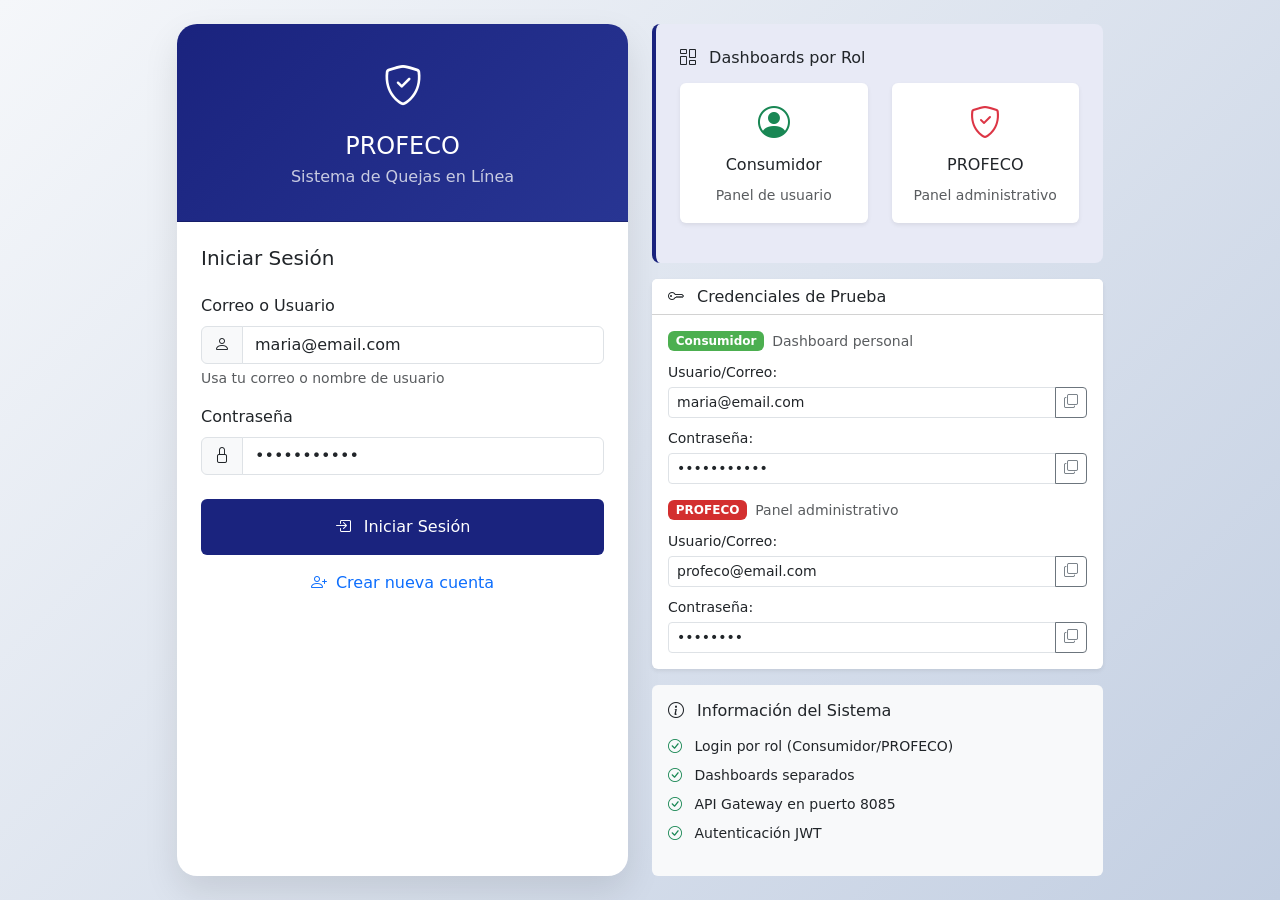
<file: profeco-webapp/src/main/webapp/crear-queja.html>
<!DOCTYPE html>
<html lang="es">
    <head>
        <meta charset="UTF-8">
        <meta name="viewport" content="width=device-width, initial-scale=1.0">
        <title>PROFECO - Crear Nueva Queja</title>
        <link href="https://cdn.jsdelivr.net/npm/bootstrap@5.3.2/dist/css/bootstrap.min.css" rel="stylesheet">
        <link rel="stylesheet" href="https://cdn.jsdelivr.net/npm/bootstrap-icons@1.11.1/font/bootstrap-icons.css">
        <style>
            :root {
                --profeco-blue: #1a237e;
                --profeco-red: #d32f2f;
            }

            .navbar-brand {
                font-weight: bold;
                color: var(--profeco-blue) !important;
            }

            .card {
                border-radius: 15px;
                box-shadow: 0 5px 15px rgba(0,0,0,0.08);
            }

            .form-control:focus {
                border-color: var(--profeco-blue);
                box-shadow: 0 0 0 0.25rem rgba(26, 35, 126, 0.25);
            }

            .btn-primary {
                background-color: var(--profeco-blue);
                border-color: var(--profeco-blue);
            }

            .btn-primary:hover {
                background-color: #0d1b6e;
                border-color: #0d1b6e;
            }

            .required-field::after {
                content: " *";
                color: var(--profeco-red);
            }

            .step-indicator {
                display: flex;
                justify-content: space-between;
                margin-bottom: 2rem;
            }

            .step {
                text-align: center;
                flex: 1;
                position: relative;
            }

            .step-number {
                width: 40px;
                height: 40px;
                background: #e9ecef;
                border-radius: 50%;
                display: flex;
                align-items: center;
                justify-content: center;
                margin: 0 auto 10px;
                font-weight: bold;
                color: #6c757d;
            }

            .step.active .step-number {
                background: var(--profeco-blue);
                color: white;
            }

            .step.completed .step-number {
                background: #28a745;
                color: white;
            }
        </style>
    </head>
    <body>
        <!-- Navbar -->
        <nav class="navbar navbar-expand-lg navbar-light bg-white shadow-sm">
            <div class="container-fluid">
                <a class="navbar-brand" href="dashboard-consumidor.html">
                    <i class="bi bi-shield-check me-2"></i>PROFECO - Nueva Queja
                </a>
                <div class="d-flex align-items-center">
                    <div class="dropdown">
                        <button class="btn btn-outline-primary dropdown-toggle" type="button" id="userDropdown" 
                                data-bs-toggle="dropdown" aria-expanded="false">
                            <i class="bi bi-person-circle me-2"></i>
                            <span id="user-name-nav"></span>
                        </button>
                        <ul class="dropdown-menu dropdown-menu-end" aria-labelledby="userDropdown">
                            <li><a class="dropdown-item" href="dashboard-consumidor.html">
                                    <i class="bi bi-speedometer2 me-2"></i>Dashboard
                                </a></li>
                            <li><a class="dropdown-item" href="mis-quejas.html">
                                    <i class="bi bi-list-check me-2"></i>Mis Quejas
                                </a></li>
                            <li><hr class="dropdown-divider"></li>
                            <li><a class="dropdown-item text-danger" href="#" onclick="logout()">
                                    <i class="bi bi-box-arrow-right me-2"></i>Cerrar Sesión
                                </a></li>
                        </ul>
                    </div>
                </div>
            </div>
        </nav>

        <!-- Contenido Principal -->
        <div class="container py-4">
            <!-- Indicador de Pasos -->
            <div class="step-indicator">
                <div class="step active">
                    <div class="step-number">1</div>
                    <div class="step-label">Información</div>
                </div>
                
            </div>

            <!-- Card Principal -->
            <div class="card border-0">
                <div class="card-header bg-white py-3">
                    <h4 class="mb-0">
                        <i class="bi bi-plus-circle me-2 text-primary"></i>Registrar Nueva Queja
                    </h4>
                </div>
                <div class="card-body p-4">
                    <!-- Alertas -->
                    <div id="alert-container"></div>

                    <!-- Formulario -->
                    <form id="queja-form">
                        <div class="row mb-4">
                            <div class="col-md-6">
                                <h5 class="mb-3">
                                    <i class="bi bi-person me-2"></i>Datos Básicos
                                </h5>

                                <div class="mb-3">
                                    <label for="titulo" class="form-label required-field">Título de la Queja</label>
                                    <input type="text" class="form-control" id="titulo" 
                                           placeholder="Ej: Producto defectuoso recibido" required
                                           maxlength="100">
                                    <div class="form-text">Describe brevemente el problema</div>
                                </div>

                                <div class="mb-3">
                                    <label for="comercio" class="form-label required-field">Comercio o Empresa</label>
                                    <input type="text" class="form-control" id="comercio" 
                                           placeholder="Ej: Walmart, Telcel, etc." required
                                           maxlength="100">
                                    <div class="form-text">Nombre del establecimiento donde ocurrió</div>
                                </div>
                            </div>

                            <div class="col-md-6">
                                <h5 class="mb-3">
                                    <i class="bi bi-building me-2"></i>Información del Comercio
                                </h5>

                                <div class="mb-3">
                                    <label class="form-label required-field">Tipo de Comercio</label>
                                    <select class="form-select" id="tipo-comercio">
                                        <option value="">Seleccionar...</option>
                                        <option value="tienda_departamental">Tienda Departamental</option>
                                        <option value="supermercado">Supermercado</option>
                                        <option value="restaurante">Restaurante</option>
                                        <option value="servicio_telecomunicaciones">Servicio de Telecomunicaciones</option>
                                        <option value="servicio_financiero">Servicio Financiero</option>
                                        <option value="comercio_electronico">Comercio Electrónico</option>
                                        <option value="otro">Otro</option>
                                    </select>
                                </div>

                                <div class="mb-3">
                                    <label for="monto" class="form-label">Monto Involucrado (opcional)</label>
                                    <div class="input-group">
                                        <span class="input-group-text">$</span>
                                        <input type="number" class="form-control" id="monto" 
                                               placeholder="0.00" min="0" step="0.01">
                                    </div>
                                </div>
                            </div>
                        </div>

                        <!-- Descripción -->
                        <div class="mb-4">
                            <h5 class="mb-3">
                                <i class="bi bi-text-paragraph me-2"></i>Descripción Detallada
                            </h5>
                            <div class="mb-3">
                                <label for="descripcion" class="form-label required-field">Describe el problema</label>
                                <textarea class="form-control" id="descripcion" rows="5" 
                                          placeholder="Describe con detalle lo sucedido, incluyendo fechas, productos, servicios y cualquier información relevante..."
                                          required maxlength="1000"></textarea>
                                <div class="form-text d-flex justify-content-between">
                                    <span>Máximo 1000 caracteres</span>
                                    <span id="contador-caracteres">0/1000</span>
                                </div>
                            </div>
                        </div>

                        <!-- Evidencia -->
                        <div class="mb-4">
                            <h5 class="mb-3">
                                <i class="bi bi-paperclip me-2"></i>Evidencia (Opcional)
                            </h5>
                            <div class="alert alert-info">
                                <i class="bi bi-info-circle me-2"></i>
                                Puedes adjuntar tickets de compra, fotografías o documentos que respalden tu queja.
                            </div>

                            <div class="mb-3">
                                <label for="evidencia" class="form-label">Adjuntar Archivos</label>
                                <input class="form-control" type="file" id="evidencia" multiple>
                                <div class="form-text">Formatos permitidos: PDF, JPG, PNG. Máximo 5MB por archivo.</div>
                            </div>

                            <div id="archivos-preview" class="row mt-2"></div>
                        </div>

                        <!-- Información Importante -->
                        <div class="alert alert-warning">
                            <h6 class="alert-heading">
                                <i class="bi bi-exclamation-triangle me-2"></i>Información Importante
                            </h6>
                            <ul class="mb-0">
                                <li>Tu queja será revisada por el personal de PROFECO</li>
                                <li>Recibirás un correo de confirmación con el número de folio</li>
                                <li>Puedes dar seguimiento a tu queja en "Mis Quejas"</li>
                                <li>Te recomendamos guardar tus tickets de compra</li>
                            </ul>
                        </div>

                        <!-- Botones -->
                        <div class="d-flex justify-content-between mt-4">
                            <a href="dashboard-consumidor.html" class="btn btn-outline-secondary">
                                <i class="bi bi-arrow-left me-2"></i>Cancelar
                            </a>
                            <button type="submit" class="btn btn-primary px-4" id="submit-btn">
                                <i class="bi bi-send me-2"></i>Enviar Queja
                            </button>
                        </div>
                    </form>
                </div>
            </div>

            
        </div>

        <!-- Scripts -->
        <script src="https://cdn.jsdelivr.net/npm/bootstrap@5.3.2/dist/js/bootstrap.bundle.min.js"></script>
        <script src="js/auth.js"></script>
        <script>
                                document.addEventListener('DOMContentLoaded', function () {
                                    // ===== VERIFICACIÓN DE AUTENTICACIÓN Y ROL =====
                                    if (!window.authService || !window.authService.isAuthenticated()) {
                                        window.location.href = 'login.html';
                                        return;
                                    }

                                    const user = authService.getCurrentUser();
                                    if (!user || !authService.isConsumer()) {
                                        window.location.href = 'login.html';
                                        return;
                                    }

                                    // Mostrar nombre del usuario
                                    const displayName = user.nombre || user.usuario || user.correo || 'Usuario';
                                    document.getElementById('user-name-nav').textContent = displayName;

                                    // ===== INICIALIZACIÓN DEL FORMULARIO =====

                                    // Contador de caracteres
                                    const descripcionInput = document.getElementById('descripcion');
                                    const contador = document.getElementById('contador-caracteres');

                                    descripcionInput.addEventListener('input', function () {
                                        contador.textContent = `${this.value.length}/1000`;
                                    });

                                    // Preview de archivos
                                    const fileInput = document.getElementById('evidencia');
                                    const previewContainer = document.getElementById('archivos-preview');

                                    fileInput.addEventListener('change', function () {
                                        previewContainer.innerHTML = '';
                                        const files = Array.from(this.files);

                                        files.forEach((file, index) => {
                                            const reader = new FileReader();
                                            reader.onload = function (e) {
                                                const fileType = file.type.split('/')[0];
                                                let previewHTML = '';

                                                if (fileType === 'image') {
                                                    previewHTML = `
                                    <div class="col-6 col-md-3 mb-3">
                                        <div class="card">
                                            <img src="${e.target.result}" class="card-img-top" style="height: 100px; object-fit: cover;">
                                            <div class="card-body p-2">
                                                <small class="d-block text-truncate">${file.name}</small>
                                                <small class="text-muted">${(file.size / 1024).toFixed(2)} KB</small>
                                            </div>
                                        </div>
                                    </div>
                                `;
                                                } else if (file.type === 'application/pdf') {
                                                    previewHTML = `
                                    <div class="col-6 col-md-3 mb-3">
                                        <div class="card">
                                            <div class="card-body text-center py-4">
                                                <i class="bi bi-file-earmark-pdf fs-1 text-danger"></i>
                                                <small class="d-block text-truncate mt-2">${file.name}</small>
                                                <small class="text-muted">${(file.size / 1024).toFixed(2)} KB</small>
                                            </div>
                                        </div>
                                    </div>
                                `;
                                                } else {
                                                    previewHTML = `
                                    <div class="col-6 col-md-3 mb-3">
                                        <div class="card">
                                            <div class="card-body text-center py-4">
                                                <i class="bi bi-file-earmark fs-1 text-secondary"></i>
                                                <small class="d-block text-truncate mt-2">${file.name}</small>
                                                <small class="text-muted">${(file.size / 1024).toFixed(2)} KB</small>
                                            </div>
                                        </div>
                                    </div>
                                `;
                                                }

                                                previewContainer.innerHTML += previewHTML;
                                            };
                                            reader.readAsDataURL(file);
                                        });
                                    });

                                    // ===== ENVÍO DEL FORMULARIO =====
                                    const form = document.getElementById('queja-form');
                                    const submitBtn = document.getElementById('submit-btn');

                                    form.addEventListener('submit', async function (e) {
                                        e.preventDefault();

                                        // Validaciones básicas
                                        if (!form.checkValidity()) {
                                            form.classList.add('was-validated');
                                            showAlert('Por favor, completa todos los campos obligatorios.', 'danger');
                                            return;
                                        }

                                        // Obtener datos del formulario
                                        // En crear-queja.html, modifica la sección de envío:
                                        const quejaData = {
                                            titulo: document.getElementById('titulo').value.trim(),
                                            descripcion: document.getElementById('descripcion').value.trim(),
                                            comercio: document.getElementById('comercio').value.trim(),
                                            // El usuario NO se envía en el cuerpo, se obtiene del token
                                            // usuario: user.usuario || user.correo <- REMOVER ESTA LÍNEA
                                        };

                                        // Opcional: agregar tipo de comercio si se seleccionó
                                        const tipoComercio = document.getElementById('tipo-comercio').value;
                                        if (tipoComercio) {
                                            quejaData.tipoComercio = tipoComercio;
                                        }

                                        // Opcional: agregar monto
                                        const monto = document.getElementById('monto').value;
                                        if (monto && parseFloat(monto) > 0) {
                                            quejaData.monto = parseFloat(monto);
                                        }

                                        console.log(' Datos de la queja:', quejaData);

                                        // Deshabilitar botón y mostrar estado de carga
                                        const originalText = submitBtn.innerHTML;
                                        submitBtn.innerHTML = '<span class="spinner-border spinner-border-sm me-2"></span>Enviando...';
                                        submitBtn.disabled = true;

                                        try {
                                            // Usar authService para hacer la petición autenticada
                                            const response = await authService.authenticatedFetch('/api/quejas', {
                                                method: 'POST',
                                                body: JSON.stringify(quejaData)
                                            });

                                            console.log(' Queja creada exitosamente:', response);

                                            // Mostrar mensaje de éxito
                                            showAlert(`
                            <h5 class="alert-heading">
                                <i class="bi bi-check-circle text-success me-2"></i>
                                ¡Queja registrada exitosamente!
                            </h5>
                            <p class="mb-1"><strong>Folio:</strong> ${response.id}</p>
                            <p class="mb-2"><strong>Estado:</strong> ${response.estado}</p>
                            <p class="mb-0">Serás redirigido a tus quejas en 5 segundos...</p>
                        `, 'success');

                                            // Redirigir después de 5 segundos
                                            setTimeout(() => {
                                                window.location.href = 'mis-quejas.html';
                                            }, 5000);

                                        } catch (error) {
                                            console.error(' Error al crear queja:', error);

                                            let errorMessage = 'Error al crear la queja. ';
                                            if (error.message.includes('401')) {
                                                errorMessage += 'Tu sesión ha expirado. Por favor, inicia sesión nuevamente.';
                                            } else if (error.message.includes('consumidores')) {
                                                errorMessage += 'Solo los consumidores pueden crear quejas.';
                                            } else {
                                                errorMessage += error.message;
                                            }

                                            showAlert(errorMessage, 'danger');

                                            // Restaurar botón
                                            submitBtn.innerHTML = originalText;
                                            submitBtn.disabled = false;
                                        }
                                    });

                                    // Función para mostrar alertas
                                    function showAlert(message, type) {
                                        const alertContainer = document.getElementById('alert-container');
                                        const alertId = 'alert-' + Date.now();

                                        const alertHTML = `
                        <div id="${alertId}" class="alert alert-${type} alert-dismissible fade show" role="alert">
                            ${message}
                            <button type="button" class="btn-close" data-bs-dismiss="alert"></button>
                        </div>
                    `;

                                        alertContainer.innerHTML = alertHTML;

                                        // Auto-eliminar después de 10 segundos para alertas de éxito
                                        if (type === 'success') {
                                            setTimeout(() => {
                                                const alert = document.getElementById(alertId);
                                                if (alert) {
                                                    const bsAlert = new bootstrap.Alert(alert);
                                                    bsAlert.close();
                                                }
                                            }, 10000);
                                        }

                                        // Scroll a la alerta
                                        alertContainer.scrollIntoView({behavior: 'smooth'});
                                    }
                                });

                                function logout() {
                                    if (confirm('¿Estás seguro de cerrar sesión?')) {
                                        window.authService.logout();
                                    }
                                }
        </script>
    </body>
</html>
</file>
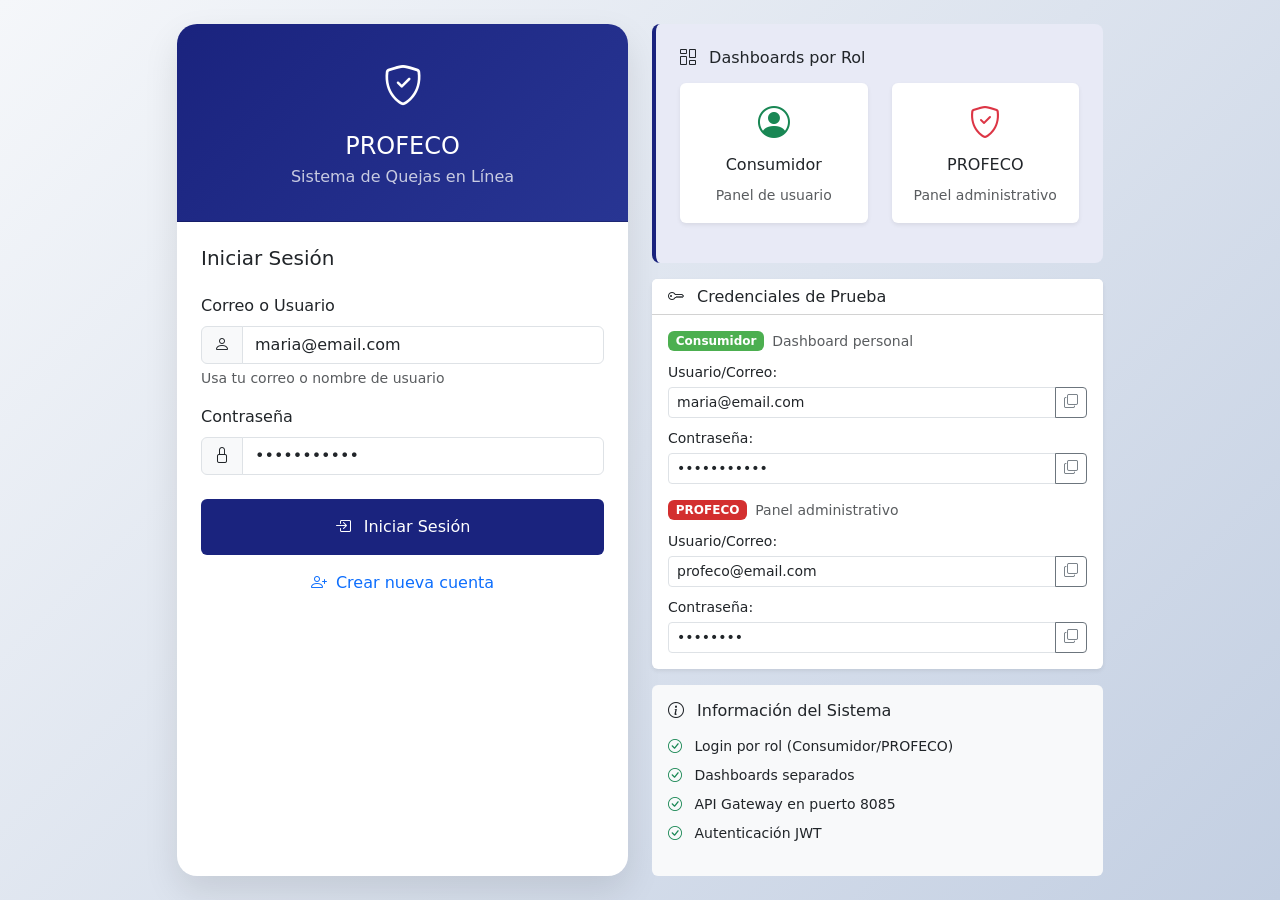
<file: profeco-webapp/src/main/webapp/dashboard-consumidor.html>
<!DOCTYPE html>
<html lang="es">
<head>
    <meta charset="UTF-8">
    <meta name="viewport" content="width=device-width, initial-scale=1.0">
    <title>PROFECO - Dashboard Consumidor</title>
    <link href="https://cdn.jsdelivr.net/npm/bootstrap@5.3.2/dist/css/bootstrap.min.css" rel="stylesheet">
    <link rel="stylesheet" href="https://cdn.jsdelivr.net/npm/bootstrap-icons@1.11.1/font/bootstrap-icons.css">
    <style>
        .navbar-brand {
            font-weight: bold;
            color: #1a237e !important;
        }
        .sidebar {
            background: #f8f9fa;
            min-height: calc(100vh - 56px);
            border-right: 1px solid #dee2e6;
        }
        .sidebar-sticky {
            position: sticky;
            top: 0;
            height: calc(100vh - 56px);
            padding-top: .5rem;
            overflow-x: hidden;
            overflow-y: auto;
        }
        .sidebar .nav-link {
            padding: 0.75rem 1rem;
            color: #495057;
            border-radius: 0.375rem;
            margin: 0.125rem 0.5rem;
        }
        .sidebar .nav-link:hover {
            background: #e9ecef;
            color: #1a237e;
        }
        .sidebar .nav-link.active {
            background: #1a237e;
            color: white;
            font-weight: 500;
        }
        .stat-card {
            border-radius: 10px;
            border: none;
            box-shadow: 0 2px 4px rgba(0,0,0,0.1);
        }
        .card {
            border: 1px solid #dee2e6;
            box-shadow: 0 2px 4px rgba(0,0,0,0.05);
        }
        .table th {
            border-top: none;
            font-weight: 600;
            color: #495057;
        }
        .btn-action {
            padding: 0.5rem 1.5rem;
            font-weight: 500;
        }
    </style>
</head>
<body>
    <!-- Navbar -->
    <nav class="navbar navbar-expand-lg navbar-light bg-white shadow-sm">
        <div class="container-fluid">
            <a class="navbar-brand" href="#">
                <i class="bi bi-shield-check me-2"></i>PROFECO
            </a>
            <div class="d-flex align-items-center">
                <span id="user-info-nav" class="me-3"></span>
                <button onclick="logout()" class="btn btn-outline-danger btn-sm">
                    <i class="bi bi-box-arrow-right"></i> Salir
                </button>
            </div>
        </div>
    </nav>
    
    <div class="container-fluid">
        <div class="row">
            <!-- Sidebar -->
            <div class="col-md-3 col-lg-2 d-md-block sidebar">
                <div class="sidebar-sticky pt-3">
                    <ul class="nav flex-column">
                        <li class="nav-item">
                            <a class="nav-link active" href="#">
                                <i class="bi bi-speedometer2 me-2"></i> Dashboard
                            </a>
                        </li>
                        <li class="nav-item">
                            <a class="nav-link" href="crear-queja.html">
                                <i class="bi bi-plus-circle me-2"></i> Nueva Queja
                            </a>
                        </li>
                        <li class="nav-item">
                            <a class="nav-link" href="mis-quejas.html">
                                <i class="bi bi-list-check me-2"></i> Mis Quejas
                                <span class="badge bg-primary float-end mt-1" id="quejas-badge">0</span>
                            </a>
                        </li>
                        
                    </ul>
                    
                    
                </div>
            </div>
            
            <!-- Main Content -->
            <main class="col-md-9 ms-sm-auto col-lg-10 px-md-4 py-4">
                <!-- Header -->
                <div class="d-flex justify-content-between flex-wrap flex-md-nowrap align-items-center pt-3 pb-2 mb-3 border-bottom">
                    <h1 class="h2">
                        <i class="bi bi-house-door me-2"></i>Dashboard
                    </h1>
                    <div class="btn-toolbar mb-2 mb-md-0">
                        <button class="btn btn-primary me-2" onclick="window.location.href='crear-queja.html'">
                            <i class="bi bi-plus-circle me-1"></i> Nueva Queja
                        </button>
                        <button class="btn btn-outline-secondary" onclick="window.location.href='mis-quejas.html'">
                            <i class="bi bi-list-check me-1"></i> Ver Todas
                        </button>
                    </div>
                </div>
                
                <!-- Mensaje de bienvenida -->
                <div class="alert alert-light border" id="welcome-message">
                    <div class="d-flex align-items-center">
                        <i class="bi bi-info-circle-fill text-primary me-3 fs-4"></i>
                        <div>
                            <h5 class="alert-heading mb-1" id="welcome-title">Bienvenido al Sistema PROFECO</h5>
                            <p class="mb-0" id="welcome-text">Aquí puedes registrar y gestionar tus quejas</p>
                        </div>
                    </div>
                </div>
                
                <!-- Statistics Cards -->
                <div class="row mb-4">
                    <div class="col-xl-3 col-md-6 mb-3">
                        <div class="card stat-card text-white bg-primary">
                            <div class="card-body">
                                <div class="d-flex justify-content-between align-items-center">
                                    <div>
                                        <h6 class="card-subtitle mb-2 opacity-75">Total Quejas</h6>
                                        <h2 class="card-title mb-0" id="total-quejas">0</h2>
                                    </div>
                                    <i class="bi bi-clipboard-check fs-2 opacity-75"></i>
                                </div>
                                <p class="card-text small mt-2 opacity-75">
                                    <i class="bi bi-arrow-up-circle me-1"></i>
                                    <span id="quejas-trend">0 este mes</span>
                                </p>
                            </div>
                        </div>
                    </div>
                    
                    <div class="col-xl-3 col-md-6 mb-3">
                        <div class="card stat-card text-white bg-success">
                            <div class="card-body">
                                <div class="d-flex justify-content-between align-items-center">
                                    <div>
                                        <h6 class="card-subtitle mb-2 opacity-75">Resueltas</h6>
                                        <h2 class="card-title mb-0" id="quejas-resueltas">0</h2>
                                    </div>
                                    <i class="bi bi-check-circle fs-2 opacity-75"></i>
                                </div>
                                <p class="card-text small mt-2 opacity-75">
                                    <i class="bi bi-graph-up me-1"></i>
                                    75% de efectividad
                                </p>
                            </div>
                        </div>
                    </div>
                    
                    <div class="col-xl-3 col-md-6 mb-3">
                        <div class="card stat-card text-white bg-warning">
                            <div class="card-body">
                                <div class="d-flex justify-content-between align-items-center">
                                    <div>
                                        <h6 class="card-subtitle mb-2 opacity-75">En Proceso</h6>
                                        <h2 class="card-title mb-0" id="quejas-proceso">0</h2>
                                    </div>
                                    <i class="bi bi-hourglass-split fs-2 opacity-75"></i>
                                </div>
                                <p class="card-text small mt-2 opacity-75">
                                    <i class="bi bi-clock-history me-1"></i>
                                    Promedio: 5 días
                                </p>
                            </div>
                        </div>
                    </div>
                    
                    
                </div>
                
                <!-- Quick Actions & Recent Quejas -->
                <div class="row">
                    <!-- Quejas Recientes -->
                    <div class="col-lg-8 mb-4">
                        <div class="card h-100">
                            <div class="card-header bg-white">
                                <h5 class="mb-0">
                                    <i class="bi bi-clock-history me-2"></i> Quejas Recientes
                                </h5>
                            </div>
                            <div class="card-body">
                                <div class="table-responsive">
                                    <table class="table table-hover">
                                        <thead>
                                            <tr>
                                                <th># Folio</th>
                                                <th>Empresa</th>
                                                <th>Fecha</th>
                                                <th>Estado</th>
                                                <th>Acciones</th>
                                            </tr>
                                        </thead>
                                        <tbody id="recent-quejas">
                                            <tr>
                                                <td colspan="5" class="text-center py-5">
                                                    <div class="text-muted">
                                                        <i class="bi bi-inbox fs-1"></i>
                                                        <p class="mt-2">No hay quejas recientes</p>
                                                        <button class="btn btn-primary btn-sm mt-2" onclick="window.location.href='crear-queja.html'">
                                                            Crear primera queja
                                                        </button>
                                                    </div>
                                                </td>
                                            </tr>
                                        </tbody>
                                    </table>
                                </div>
                            </div>
                        </div>
                    </div>
                    
                    <!-- Acciones Rápidas -->
                    <div class="col-lg-4 mb-4">
                        <div class="card h-100">
                            <div class="card-header bg-white">
                                <h5 class="mb-0">
                                    <i class="bi bi-lightning me-2"></i> Acciones Rápidas
                                </h5>
                            </div>
                            <div class="card-body">
                                <div class="d-grid gap-2">
                                    <button class="btn btn-primary btn-action" onclick="window.location.href='crear-queja.html'">
                                        <i class="bi bi-plus-circle me-2"></i> Nueva Queja
                                    </button>
                                    <button class="btn btn-outline-primary btn-action" onclick="window.location.href='mis-quejas.html'">
                                        <i class="bi bi-list-check me-2"></i> Ver Todas Mis Quejas
                                    </button>
                                    
                                </div>
                                
                                
                            </div>
                        </div>
                    </div>
                </div>
                
                <!-- Tips Section -->
                <div class="row mt-4">
                    <div class="col-12">
                        <div class="card bg-light border-0">
                            <div class="card-body">
                                <div class="d-flex align-items-center mb-3">
                                    <i class="bi bi-lightbulb text-warning me-2"></i>
                                    <h5 class="mb-0">Consejos para Consumidores</h5>
                                </div>
                                <div class="row">
                                    <div class="col-md-4">
                                        <div class="card border-0 bg-white mb-3">
                                            <div class="card-body">
                                                <h6><i class="bi bi-receipt me-2"></i>Guarda tus tickets</h6>
                                                <p class="small text-muted mb-0">Conserva siempre los comprobantes de compra.</p>
                                            </div>
                                        </div>
                                    </div>
                                    <div class="col-md-4">
                                        <div class="card border-0 bg-white mb-3">
                                            <div class="card-body">
                                                <h6><i class="bi bi-chat-text me-2"></i>Comunica primero</h6>
                                                <p class="small text-muted mb-0">Intenta resolver directamente con la empresa.</p>
                                            </div>
                                        </div>
                                    </div>
                                    <div class="col-md-4">
                                        <div class="card border-0 bg-white mb-3">
                                            <div class="card-body">
                                                <h6><i class="bi bi-clock me-2"></i>Sé puntual</h6>
                                                <p class="small text-muted mb-0">Presenta tu queja dentro de los 30 días.</p>
                                            </div>
                                        </div>
                                    </div>
                                </div>
                            </div>
                        </div>
                    </div>
                </div>
            </main>
        </div>
    </div>

    <!-- Scripts -->
    <script src="https://cdn.jsdelivr.net/npm/bootstrap@5.3.2/dist/js/bootstrap.bundle.min.js"></script>
    <script src="js/auth.js"></script>
    <script>
        document.addEventListener('DOMContentLoaded', function() {
            // ===== VERIFICACIÓN DE AUTENTICACIÓN Y ROL =====
            if (!window.authService) {
                console.error('authService no está disponible');
                window.location.href = 'login.html';
                return;
            }
            
            if (!window.authService.isAuthenticated()) {
                console.warn('Usuario no autenticado, redirigiendo...');
                window.location.href = 'login.html';
                return;
            }
            
            const user = window.authService.getCurrentUser();
            
            if (!user) {
                console.error('No se pudo obtener información del usuario');
                window.authService.logout();
                return;
            }
            
            if (!window.authService.isConsumer()) {
                console.warn(`Usuario con rol ${user.rol} intentando acceder a dashboard de consumidor`);
                
                if (window.authService.isAdmin()) {
                    window.location.href = 'dashboard-profeco.html';
                } else {
                    window.location.href = 'login.html';
                }
                return;
            }
            
            // ===== INICIALIZACIÓN DEL DASHBOARD =====
            const displayName = user.nombre || user.usuario || user.correo || 'Usuario';
            
            // Navbar
            document.getElementById('user-info-nav').innerHTML = `
                <i class="bi bi-person-circle me-1"></i> ${displayName}
                <span class="badge bg-success">consumidor</span>
            `;
            
            // Mensaje de bienvenida
            document.getElementById('welcome-title').textContent = `Bienvenido, ${displayName}`;
            document.getElementById('welcome-text').textContent = 'Aquí puedes registrar y gestionar tus quejas como consumidor';
            
            // Cargar datos reales del consumidor
            loadConsumerData();
            
            // Actualizar cada 30 segundos
            setInterval(loadConsumerData, 30000);
        });
        
        async function loadConsumerData() {
            try {
                const user = authService.getCurrentUser();
                const usuario = user.usuario || user.correo;
                
                console.log(' Usuario actual:', usuario);
                
                // Obtener quejas del usuario
                const response = await authService.authenticatedFetch(`/api/quejas`);
                
                console.log(' Respuesta del backend:', response);
                
                if (response && response.quejas) {
                    // Filtrar solo las quejas del usuario actual
                    const quejasUsuario = response.quejas.filter(q => q.usuario === usuario);
                    console.log(' Quejas del usuario:', quejasUsuario);
                    
                    const totalQuejas = quejasUsuario.length;
                    const quejasResueltas = quejasUsuario.filter(q => q.estado === 'RESUELTA').length;
                    const quejasProceso = quejasUsuario.filter(q => q.estado === 'EN_PROCESO').length;
                    
                    // Actualizar estadísticas
                    document.getElementById('total-quejas').textContent = totalQuejas;
                    document.getElementById('quejas-resueltas').textContent = quejasResueltas;
                    document.getElementById('quejas-proceso').textContent = quejasProceso;
                    document.getElementById('quejas-badge').textContent = quejasProceso;
                    
                    // Actualizar tendencia (quejas de este mes)
                    const ahora = new Date();
                    const quejasEsteMes = quejasUsuario.filter(q => {
                        const fechaQueja = new Date(q.fecha);
                        return fechaQueja.getMonth() === ahora.getMonth() && 
                               fechaQueja.getFullYear() === ahora.getFullYear();
                    }).length;
                    
                    document.getElementById('quejas-trend').textContent = `${quejasEsteMes} este mes`;
                    
                    // Actualizar quejas recientes
                    mostrarQuejasRecientes(quejasUsuario.slice(0, 5));
                } else {
                    console.warn('️ Respuesta no tiene el formato esperado:', response);
                }
            } catch (error) {
                console.error(' Error al cargar datos:', error);
                
                // Intentar con el endpoint específico para usuario si el general falla
                try {
                    console.log(' Intentando con endpoint específico de usuario...');
                    const user = authService.getCurrentUser();
                    const usuario = user.usuario || user.correo;
                    const response = await authService.authenticatedFetch(`/api/quejas/usuario/${usuario}`);
                    
                    if (response && response.quejas) {
                        const quejas = response.quejas;
                        const totalQuejas = quejas.length;
                        const quejasResueltas = quejas.filter(q => q.estado === 'RESUELTA').length;
                        const quejasProceso = quejas.filter(q => q.estado === 'EN_PROCESO').length;
                        
                        document.getElementById('total-quejas').textContent = totalQuejas;
                        document.getElementById('quejas-resueltas').textContent = quejasResueltas;
                        document.getElementById('quejas-proceso').textContent = quejasProceso;
                        document.getElementById('quejas-badge').textContent = quejasProceso;
                        
                        mostrarQuejasRecientes(quejas.slice(0, 5));
                    }
                } catch (error2) {
                    console.error(' Error con endpoint específico:', error2);
                    // Mantener datos por defecto si hay error
                }
            }
        }
        
        function mostrarQuejasRecientes(quejas) {
            const tbody = document.getElementById('recent-quejas');
            
            if (quejas.length === 0) {
                tbody.innerHTML = `
                    <tr>
                        <td colspan="5" class="text-center py-5">
                            <div class="text-muted">
                                <i class="bi bi-inbox fs-1"></i>
                                <p class="mt-2">No hay quejas recientes</p>
                                <button class="btn btn-primary btn-sm mt-2" onclick="window.location.href='crear-queja.html'">
                                    Crear primera queja
                                </button>
                            </div>
                        </td>
                    </tr>
                `;
                return;
            }
            
            let html = '';
            quejas.forEach(queja => {
                const fecha = new Date(queja.fecha).toLocaleDateString('es-MX');
                const estadoClass = getEstadoClass(queja.estado);
                const estadoText = getEstadoText(queja.estado);
                
                html += `
                    <tr>
                        <td><strong>${queja.quejaId || 'N/A'}</strong></td>
                        <td>${queja.comercio || 'Sin comercio'}</td>
                        <td>${fecha}</td>
                        <td><span class="badge ${estadoClass}">${estadoText}</span></td>
                        <td>
                            <button class="btn btn-sm btn-outline-primary" 
                                    onclick="verDetallesQueja('${queja.quejaId}')">
                                <i class="bi bi-eye"></i>
                            </button>
                        </td>
                    </tr>
                `;
            });
            
            tbody.innerHTML = html;
        }
        
        function getEstadoClass(estado) {
            switch(estado?.toUpperCase()) {
                case 'RECIBIDA': return 'bg-info';
                case 'EN_PROCESO': return 'bg-warning';
                case 'RESUELTA': return 'bg-success';
                case 'CERRADA': return 'bg-secondary';
                default: return 'bg-light text-dark';
            }
        }
        
        function getEstadoText(estado) {
            switch(estado?.toUpperCase()) {
                case 'RECIBIDA': return 'Recibida';
                case 'EN_PROCESO': return 'En Proceso';
                case 'RESUELTA': return 'Resuelta';
                case 'CERRADA': return 'Cerrada';
                default: return estado || 'Desconocido';
            }
        }
        
        function verDetallesQueja(quejaId) {
            window.location.href = `mis-quejas.html?queja=${quejaId}`;
        }
        
        function logout() {
            if (window.authService) {
                if (confirm('¿Estás seguro de cerrar sesión?')) {
                    window.authService.logout();
                }
            } else {
                window.location.href = 'login.html';
            }
        }
    </script>
</body>
</html>
</file>
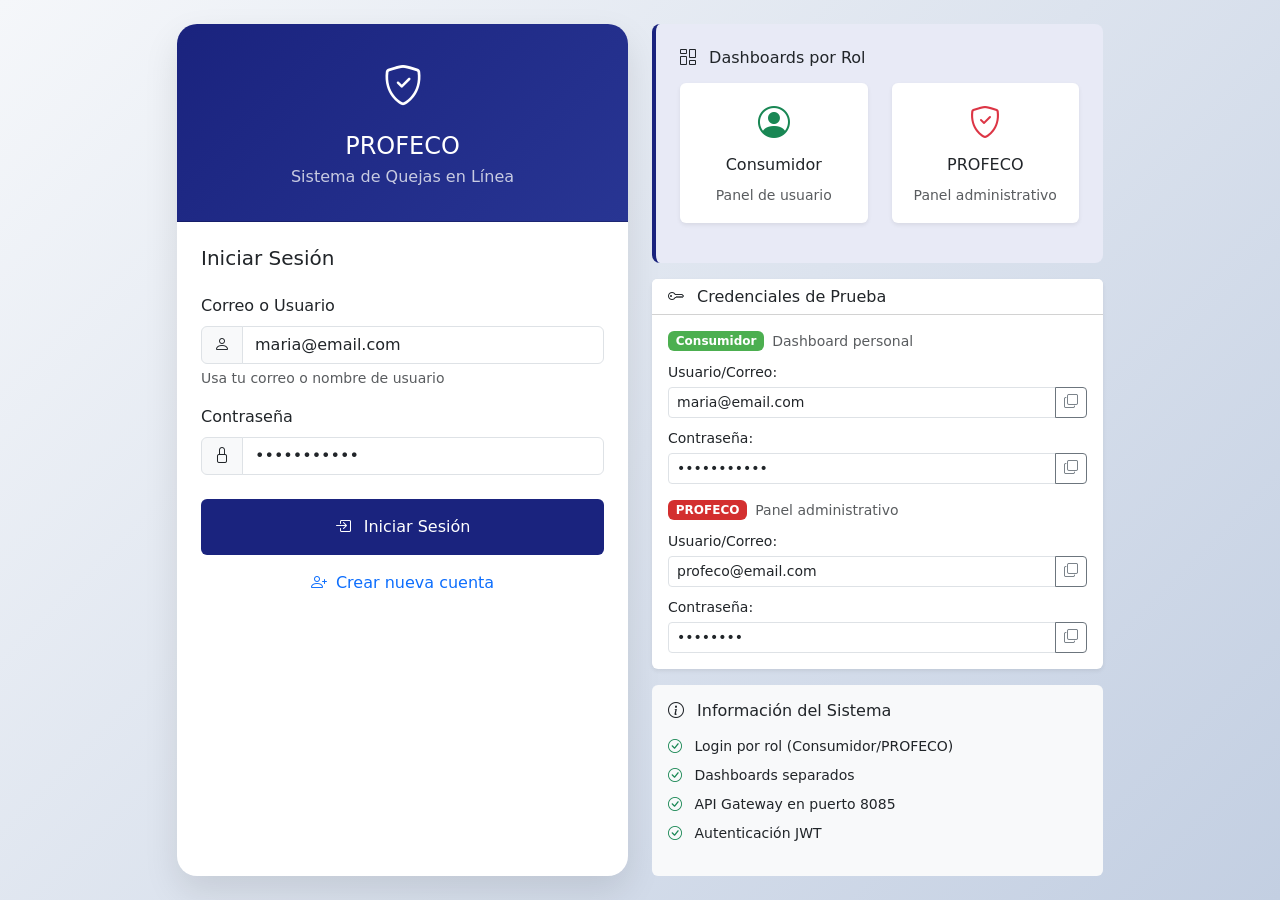
<file: profeco-webapp/src/main/webapp/dashboard.html>
@ -0,0 +1,193 @@
<!DOCTYPE html>
<html lang="es">
<head>
    <meta charset="UTF-8">
    <meta name="viewport" content="width=device-width, initial-scale=1.0">
    <title>PROFECO - Dashboard</title>
    <link href="https://cdn.jsdelivr.net/npm/bootstrap@5.3.2/dist/css/bootstrap.min.css" rel="stylesheet">
    <link rel="stylesheet" href="https://cdn.jsdelivr.net/npm/bootstrap-icons@1.11.1/font/bootstrap-icons.css">
    <link rel="stylesheet" href="css/style.css">
    <style>
        .navbar-brand {
            font-weight: bold;
            color: #1a237e !important;
        }
        .sidebar {
            background: #f8f9fa;
            min-height: calc(100vh - 56px);
            border-right: 1px solid #dee2e6;
        }
        .sidebar-sticky {
            position: sticky;
            top: 0;
            height: calc(100vh - 56px);
            padding-top: .5rem;
            overflow-x: hidden;
            overflow-y: auto;
        }
    </style>
</head>
<body>
    <!-- Navbar -->
    <nav class="navbar navbar-expand-lg navbar-light bg-white shadow-sm">
        <div class="container-fluid">
            <a class="navbar-brand" href="#">
                <i class="bi bi-shield-check me-2"></i>PROFECOco
            </a>
            <div class="d-flex align-items-center">
                <span id="user-info-nav" class="me-3"></span>
                <button onclick="logout()" class="btn btn-outline-danger btn-sm">
                    <i class="bi bi-box-arrow-right"></i> Salir
                </button>
            </div>
        </div>
    </nav>
    
    <div class="container-fluid">
        <div class="row">
            <!-- Sidebar -->
            <div class="col-md-3 col-lg-2 d-md-block sidebar">
                <div class="sidebar-sticky pt-3">
                    <ul class="nav flex-column">
                        <li class="nav-item">
                            <a class="nav-link active" href="#">
                                <i class="bi bi-speedometer2 me-2"></i> Dashboard
                            </a>
                        </li>
                        <li class="nav-item">
                            <a class="nav-link" href="#" onclick="loadCrearQueja()">
                                <i class="bi bi-plus-circle me-2"></i> Nueva Queja
                            </a>
                        </li>
                        <li class="nav-item">
                            <a class="nav-link" href="#" onclick="loadMisQuejas()">
                                <i class="bi bi-list-check me-2"></i> Mis Quejas
                            </a>
                        </li>
                    </ul>
                </div>
            </div>
            
            <!-- Main Content -->
            <main class="col-md-9 ms-sm-auto col-lg-10 px-md-4 py-4">
                <div class="d-flex justify-content-between flex-wrap flex-md-nowrap align-items-center pt-3 pb-2 mb-3 border-bottom">
                    <h1 class="h2">
                        <i class="bi bi-house-door me-2"></i>Dashboard
                    </h1>
                </div>
                
                <!-- Mensaje de bienvenida -->
                <div class="alert alert-success" id="welcome-message">
                    <h4 id="welcome-title">Bienvenido al Sistema PROFECO</h4>
                    <p id="welcome-text">Aquí puedes registrar y gestionar tus quejas</p>
                </div>
                
                <!-- Contenido dinámico -->
                <div id="content-area">
                    <div class="row">
                        <div class="col-md-4">
                            <div class="card text-white bg-primary mb-3">
                                <div class="card-body">
                                    <h5 class="card-title">Mis Quejas</h5>
                                    <h2 id="quejas-count" class="card-text">0</h2>
                                    <p class="card-text">Quejas registradas</p>
                                </div>
                            </div>
                        </div>
                    </div>
                    
                    <div class="card">
                        <div class="card-header">
                            <h5 class="mb-0">Acciones Rápidas</h5>
                        </div>
                        <div class="card-body">
                            <button class="btn btn-primary me-2" onclick="loadCrearQueja()">
                                <i class="bi bi-plus-circle me-1"></i> Nueva Queja
                            </button>
                            <button class="btn btn-success" onclick="loadMisQuejas()">
                                <i class="bi bi-list-check me-1"></i> Ver Mis Quejas
                            </button>
                        </div>
                    </div>
                </div>
            </main>
        </div>
    </div>
    
    <!-- Scripts -->
    <script src="https://cdn.jsdelivr.net/npm/bootstrap@5.3.2/dist/js/bootstrap.bundle.min.js"></script>
    <script src="js/auth.js"></script>
    <script>
        // ===== INICIALIZACIÓN DEL DASHBOARD =====
        document.addEventListener('DOMContentLoaded', function() {
            console.log('Dashboard cargado');
            
            // Verificar autenticación
            if (!window.authService || !window.authService.isAuthenticated()) {
                console.warn('Usuario no autenticado, redirigiendo...');
                window.location.href = 'login.html';
                return;
            }
            
            // Mostrar información del usuario
            const user = window.authService.getCurrentUser();
            if (user) {
                // Navbar
                document.getElementById('user-info-nav').innerHTML = `
                    <i class="bi bi-person-circle me-1"></i> ${user.usuario}
                    <span class="badge bg-${user.rol === 'profeco' ? 'danger' : 'success'}">
                        ${user.rol}
                    </span>
                `;
                
                // Mensaje de bienvenida
                document.getElementById('welcome-title').textContent = `Bienvenido, ${user.usuario}`;
                document.getElementById('welcome-text').textContent = 
                    `Rol: ${user.rol} - ${user.rol === 'profeco' ? 'Panel de administración' : 'Panel de consumidor'}`;
                
                // Cargar datos iniciales
                loadInitialData();
            } else {
                window.location.href = 'login.html';
            }
        });
        
        // ===== FUNCIONES DEL DASHBOARD =====
        function loadInitialData() {
            console.log('Cargando datos iniciales...');
            // Aquí podrías cargar estadísticas, quejas, etc.
        }
        
        function loadCrearQueja() {
            alert('Funcionalidad "Crear Queja" - En desarrollo');
            // Implementar lógica para crear queja
        }
        
        function loadMisQuejas() {
            alert('Funcionalidad "Mis Quejas" - En desarrollo');
            // Implementar lógica para listar quejas
        }
        
        function logout() {
            if (window.authService) {
                if (confirm('¿Estás seguro de cerrar sesión?')) {
                    window.authService.logout();
                }
            } else {
                window.location.href = 'login.html';
            }
        }
        
        // ===== FUNCIONES GLOBALES =====
        window.loadCrearQueja = loadCrearQueja;
        window.loadMisQuejas = loadMisQuejas;
        window.logout = logout;
    </script>
    <nav class="navbar">
    <a href="dashboard.html">Dashboard</a>
    <a href="crear-queja.html">Nueva Queja</a>
    <a href="mis-quejas.html">Mis Quejas</a>
    <button onclick="logout()">Cerrar Sesión</button>
</nav>
</body>
</html>
</file>
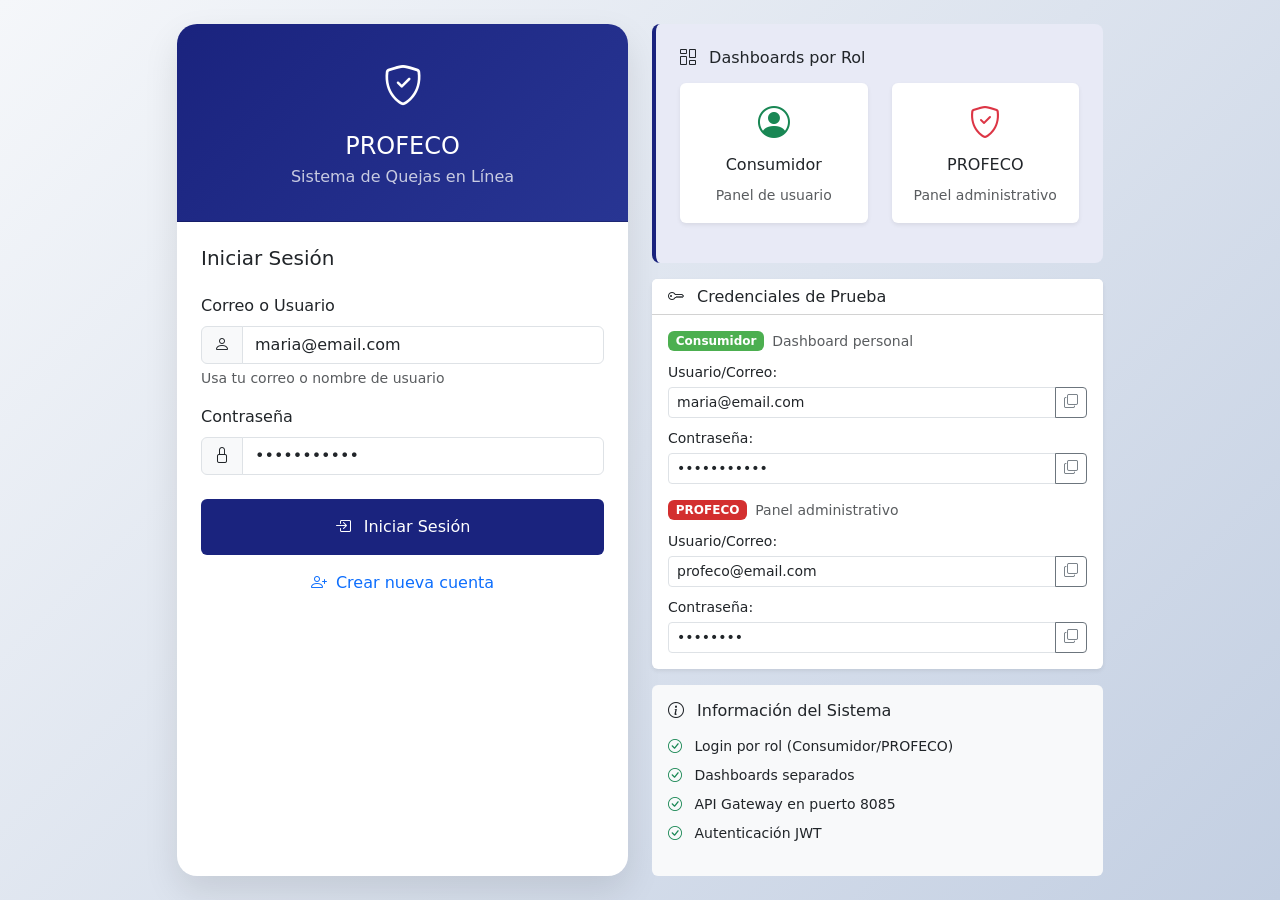
<file: profeco-webapp/src/main/webapp/detalle-queja.html>
<!DOCTYPE html>
<html lang="es">
<head>
    <meta charset="UTF-8">
    <meta name="viewport" content="width=device-width, initial-scale=1.0">
    <title>PROFECO - Detalle de Queja</title>
    <link href="https://cdn.jsdelivr.net/npm/bootstrap@5.3.2/dist/css/bootstrap.min.css" rel="stylesheet">
    <link rel="stylesheet" href="https://cdn.jsdelivr.net/npm/bootstrap-icons@1.11.1/font/bootstrap-icons.css">
    <style>
        :root { --profeco-red: #d32f2f; }
        .navbar-brand { font-weight: bold; color: var(--profeco-red) !important; }
        .bg-profeco { background-color: var(--profeco-red) !important; }
        .btn-profeco { background-color: var(--profeco-red); border-color: var(--profeco-red); color: white; }
        
        .badge-estado { padding: 5px 10px; border-radius: 20px; }
        .badge-pendiente { background-color: #ffc107; color: black; }
        .badge-proceso { background-color: #17a2b8; color: white; }
        .badge-resuelta { background-color: #28a745; color: white; }
        
        .timeline { position: relative; padding-left: 30px; }
        .timeline::before { content: ''; position: absolute; left: 15px; top: 0; bottom: 0; width: 2px; background: #dee2e6; }
        .timeline-item { position: relative; margin-bottom: 20px; }
        .timeline-item::before { content: ''; position: absolute; left: -25px; top: 5px; width: 12px; height: 12px; border-radius: 50%; background: var(--profeco-red); }
    </style>
</head>
<body>
    <!-- Navbar -->
    <nav class="navbar navbar-expand-lg navbar-dark bg-profeco shadow">
        <div class="container-fluid">
            <a class="navbar-brand" href="gestion-quejas.html">
                <i class="bi bi-shield-check me-2"></i>PROFECO - Detalle de Queja
            </a>
            <div class="d-flex align-items-center">
                <span id="admin-name-nav" class="text-light me-3"></span>
                <a href="gestion-quejas.html" class="btn btn-outline-light btn-sm me-2">
                    <i class="bi bi-arrow-left me-1"></i>Volver
                </a>
            </div>
        </div>
    </nav>
    
    <!-- Contenido Principal -->
    <div class="container-fluid py-4">
        <div id="alert-container"></div>
        
        <div id="loading" class="text-center py-5">
            <div class="spinner-border text-danger" role="status">
                <span class="visually-hidden">Cargando...</span>
            </div>
            <p class="mt-3">Cargando detalles de la queja...</p>
        </div>
        
        <div id="queja-detalle" class="d-none">
            <!-- Header con información básica -->
            <div class="card border-0 shadow-sm mb-4">
                <div class="card-body">
                    <div class="row">
                        <div class="col-md-8">
                            <h3 id="queja-titulo" class="mb-2"></h3>
                            <div class="d-flex align-items-center mb-3">
                                <span id="queja-estado" class="badge-estado me-3"></span>
                                <small class="text-muted">
                                    <i class="bi bi-calendar me-1"></i>
                                    <span id="queja-fecha"></span>
                                </small>
                            </div>
                            <p id="queja-descripcion" class="text-muted"></p>
                        </div>
                        <div class="col-md-4">
                            <div class="card">
                                <div class="card-body">
                                    <h6 class="card-title">Información</h6>
                                    <ul class="list-unstyled mb-0">
                                        <li class="mb-2">
                                            <strong>Folio:</strong><br>
                                            <code id="queja-folio"></code>
                                        </li>
                                        <li class="mb-2">
                                            <strong>Consumidor:</strong><br>
                                            <span id="queja-consumidor"></span>
                                        </li>
                                        <li class="mb-2">
                                            <strong>Comercio:</strong><br>
                                            <span id="queja-comercio"></span>
                                        </li>
                                        <li>
                                            <strong>ID Interno:</strong><br>
                                            <small class="text-muted" id="queja-id"></small>
                                        </li>
                                    </ul>
                                </div>
                            </div>
                        </div>
                    </div>
                </div>
            </div>
            
            <!-- Panel de Acciones -->
            <div class="row mb-4">
                <div class="col-12">
                    <div class="card border-0 shadow-sm">
                        <div class="card-body">
                            <h5 class="card-title mb-3">
                                <i class="bi bi-gear me-2"></i>Acciones
                            </h5>
                            <div class="d-flex flex-wrap gap-2">
                                <button class="btn btn-profeco" onclick="cambiarEstado()">
                                    <i class="bi bi-arrow-repeat me-2"></i>Cambiar Estado
                                </button>
                                <button class="btn btn-outline-primary" onclick="asignarAgente()">
                                    <i class="bi bi-person-plus me-2"></i>Asignar Agente
                                </button>
                                <button class="btn btn-outline-success" onclick="agregarComentario()">
                                    <i class="bi bi-chat-dots me-2"></i>Agregar Comentario
                                </button>
                                <button class="btn btn-outline-warning" onclick="enviarNotificacion()">
                                    <i class="bi bi-envelope me-2"></i>Enviar Notificación
                                </button>
                                <button class="btn btn-outline-dark" onclick="imprimirDetalle()">
                                    <i class="bi bi-printer me-2"></i>Imprimir
                                </button>
                            </div>
                        </div>
                    </div>
                </div>
            </div>
            
            <!-- Historial y Comentarios -->
            <div class="row">
                <div class="col-lg-8 mb-4">
                    <div class="card border-0 shadow-sm h-100">
                        <div class="card-body">
                            <h5 class="card-title mb-4">
                                <i class="bi bi-clock-history me-2"></i>Historial
                            </h5>
                            <div id="historial-container" class="timeline">
                                <!-- Se llena dinámicamente -->
                            </div>
                        </div>
                    </div>
                </div>
                
                <div class="col-lg-4 mb-4">
                    <div class="card border-0 shadow-sm h-100">
                        <div class="card-body">
                            <h5 class="card-title mb-4">
                                <i class="bi bi-chat-text me-2"></i>Comentarios
                            </h5>
                            <div id="comentarios-container">
                                <!-- Se llena dinámicamente -->
                            </div>
                            <div class="mt-3">
                                <textarea class="form-control" id="nuevo-comentario" rows="3" 
                                          placeholder="Escribe un comentario..."></textarea>
                                <button class="btn btn-profeco w-100 mt-2" onclick="guardarComentario()">
                                    <i class="bi bi-send me-2"></i>Guardar Comentario
                                </button>
                            </div>
                        </div>
                    </div>
                </div>
            </div>
        </div>
        
        <!-- Queja no encontrada -->
        <div id="queja-no-encontrada" class="d-none text-center py-5">
            <i class="bi bi-exclamation-triangle fs-1 text-warning"></i>
            <h3 class="mt-3">Queja no encontrada</h3>
            <p class="text-muted">La queja que buscas no existe o no tienes permisos para verla.</p>
            <a href="gestion-quejas.html" class="btn btn-profeco mt-3">
                <i class="bi bi-arrow-left me-2"></i>Volver a Gestión de Quejas
            </a>
        </div>
    </div>
    
    <!-- Modal para Cambiar Estado -->
    <div class="modal fade" id="modalEstado">
        <!-- Similar al modal de gestion-quejas.html -->
    </div>
    
    <!-- Scripts -->
    <script src="https://cdn.jsdelivr.net/npm/bootstrap@5.3.2/dist/js/bootstrap.bundle.min.js"></script>
    <script src="js/auth.js"></script>
    <script>
        let quejaActual = null;
        
        document.addEventListener('DOMContentLoaded', function() {
            // Verificar autenticación y rol
            if (!window.authService || !window.authService.isAuthenticated()) {
                window.location.href = 'login.html';
                return;
            }
            
            const user = authService.getCurrentUser();
            if (!user || !authService.isAdmin()) {
                window.location.href = 'login.html';
                return;
            }
            
            // Mostrar nombre del administrador
            const displayName = user.nombre || user.usuario || user.correo || 'Administrador';
            document.getElementById('admin-name-nav').textContent = displayName;
            
            // Obtener ID de la queja de la URL
            const urlParams = new URLSearchParams(window.location.search);
            const quejaId = urlParams.get('id');
            
            if (quejaId) {
                cargarDetalleQueja(quejaId);
            } else {
                mostrarQuejaNoEncontrada();
            }
        });
        
        async function cargarDetalleQueja(quejaId) {
            try {
                // Primero obtener todas las quejas y filtrar
                const response = await authService.authenticatedFetch('/api/quejas');
                
                if (response && response.quejas) {
                    quejaActual = response.quejas.find(q => q.quejaId === quejaId);
                    
                    if (quejaActual) {
                        mostrarDetalleQueja(quejaActual);
                        cargarHistorial(quejaId);
                        cargarComentarios(quejaId);
                    } else {
                        mostrarQuejaNoEncontrada();
                    }
                } else {
                    throw new Error('Formato de respuesta inválido');
                }
                
            } catch (error) {
                console.error('Error cargando detalle:', error);
                mostrarError('No se pudo cargar el detalle de la queja: ' + error.message);
                mostrarQuejaNoEncontrada();
            }
        }
        
        function mostrarDetalleQueja(queja) {
            document.getElementById('loading').classList.add('d-none');
            document.getElementById('queja-detalle').classList.remove('d-none');
            
            // Información básica
            document.getElementById('queja-titulo').textContent = queja.titulo || 'Sin título';
            document.getElementById('queja-descripcion').textContent = queja.descripcion || 'Sin descripción';
            document.getElementById('queja-folio').textContent = queja.quejaId || 'N/A';
            document.getElementById('queja-id').textContent = queja.id || 'N/A';
            document.getElementById('queja-consumidor').textContent = queja.usuario || 'N/A';
            document.getElementById('queja-comercio').textContent = queja.comercio || 'N/A';
            
            // Fecha formateada
            const fecha = new Date(queja.fecha);
            document.getElementById('queja-fecha').textContent = 
                fecha.toLocaleDateString('es-MX', { 
                    year: 'numeric', 
                    month: 'long', 
                    day: 'numeric',
                    hour: '2-digit',
                    minute: '2-digit'
                });
            
            // Estado con badge
            const estadoElement = document.getElementById('queja-estado');
            const estadoClass = {
                'RECIBIDA': 'badge-pendiente',
                'EN_PROCESO': 'badge-proceso',
                'RESUELTA': 'badge-resuelta'
            }[queja.estado] || '';
            
            const estadoText = {
                'RECIBIDA': 'Pendiente',
                'EN_PROCESO': 'En Proceso',
                'RESUELTA': 'Resuelta'
            }[queja.estado] || queja.estado || 'Desconocido';
            
            estadoElement.className = `badge-estado ${estadoClass}`;
            estadoElement.textContent = estadoText;
        }
        
        async function cargarHistorial(quejaId) {
            // Por ahora usamos datos de ejemplo
            const historial = [
                { fecha: new Date().toISOString(), evento: 'Queja registrada en el sistema', usuario: 'Sistema' },
                { fecha: new Date().toISOString(), evento: 'Asignada para revisión', usuario: 'Administrador' }
            ];
            
            const container = document.getElementById('historial-container');
            container.innerHTML = historial.map(item => `
                <div class="timeline-item">
                    <h6 class="mb-1">${item.evento}</h6>
                    <small class="text-muted d-block mb-1">
                        ${new Date(item.fecha).toLocaleDateString('es-MX', { 
                            hour: '2-digit', 
                            minute: '2-digit' 
                        })}
                    </small>
                    <small class="text-muted">Por: ${item.usuario}</small>
                </div>
            `).join('');
        }
        
        async function cargarComentarios(quejaId) {
            // Por ahora usamos datos de ejemplo
            const comentarios = [
                { fecha: new Date().toISOString(), texto: 'Se requiere más información del consumidor', usuario: 'Agente 1' },
                { fecha: new Date().toISOString(), texto: 'Contactado al comercio para aclaración', usuario: 'Agente 2' }
            ];
            
            const container = document.getElementById('comentarios-container');
            container.innerHTML = comentarios.map(comentario => `
                <div class="card mb-2">
                    <div class="card-body p-3">
                        <p class="card-text mb-2">${comentario.texto}</p>
                        <small class="text-muted">
                            ${comentario.usuario} • 
                            ${new Date(comentario.fecha).toLocaleDateString('es-MX', { 
                                hour: '2-digit', 
                                minute: '2-digit' 
                            })}
                        </small>
                    </div>
                </div>
            `).join('');
        }
        
        function cambiarEstado() {
            if (!quejaActual) return;
            
            // Implementar lógica para cambiar estado
            alert(`Cambiar estado de queja ${quejaActual.quejaId} - En desarrollo`);
        }
        
        function asignarAgente() {
            if (!quejaActual) return;
            alert(`Asignar agente a queja ${quejaActual.quejaId} - En desarrollo`);
        }
        
        function agregarComentario() {
            if (!quejaActual) return;
            document.getElementById('nuevo-comentario').focus();
        }
        
        async function guardarComentario() {
            const texto = document.getElementById('nuevo-comentario').value.trim();
            if (!texto) {
                mostrarError('Escribe un comentario antes de guardar');
                return;
            }
            
            try {
                // Aquí iría la llamada API para guardar el comentario
                const user = authService.getCurrentUser();
                const nuevoComentario = {
                    fecha: new Date().toISOString(),
                    texto: texto,
                    usuario: user.nombre || user.usuario || 'Administrador'
                };
                
                // Agregar al frontend
                const container = document.getElementById('comentarios-container');
                const comentarioHTML = `
                    <div class="card mb-2">
                        <div class="card-body p-3">
                            <p class="card-text mb-2">${texto}</p>
                            <small class="text-muted">
                                ${nuevoComentario.usuario} • 
                                ${new Date().toLocaleDateString('es-MX', { 
                                    hour: '2-digit', 
                                    minute: '2-digit' 
                                })}
                            </small>
                        </div>
                    </div>
                `;
                
                container.insertAdjacentHTML('afterbegin', comentarioHTML);
                document.getElementById('nuevo-comentario').value = '';
                
                mostrarExito('Comentario guardado exitosamente');
                
            } catch (error) {
                mostrarError('Error al guardar comentario: ' + error.message);
            }
        }
        
        function enviarNotificacion() {
            if (!quejaActual) return;
            alert(`Enviar notificación sobre queja ${quejaActual.quejaId} - En desarrollo`);
        }
        
        function imprimirDetalle() {
            window.print();
        }
        
        function mostrarQuejaNoEncontrada() {
            document.getElementById('loading').classList.add('d-none');
            document.getElementById('queja-no-encontrada').classList.remove('d-none');
        }
        
        function mostrarError(mensaje) {
            const container = document.getElementById('alert-container');
            container.innerHTML = `
                <div class="alert alert-danger alert-dismissible fade show" role="alert">
                    <i class="bi bi-exclamation-triangle me-2"></i>${mensaje}
                    <button type="button" class="btn-close" data-bs-dismiss="alert"></button>
                </div>
            `;
        }
        
        function mostrarExito(mensaje) {
            const container = document.getElementById('alert-container');
            container.innerHTML = `
                <div class="alert alert-success alert-dismissible fade show" role="alert">
                    <i class="bi bi-check-circle me-2"></i>${mensaje}
                    <button type="button" class="btn-close" data-bs-dismiss="alert"></button>
                </div>
            `;
        }
    </script>
</body>
</html>
</file>
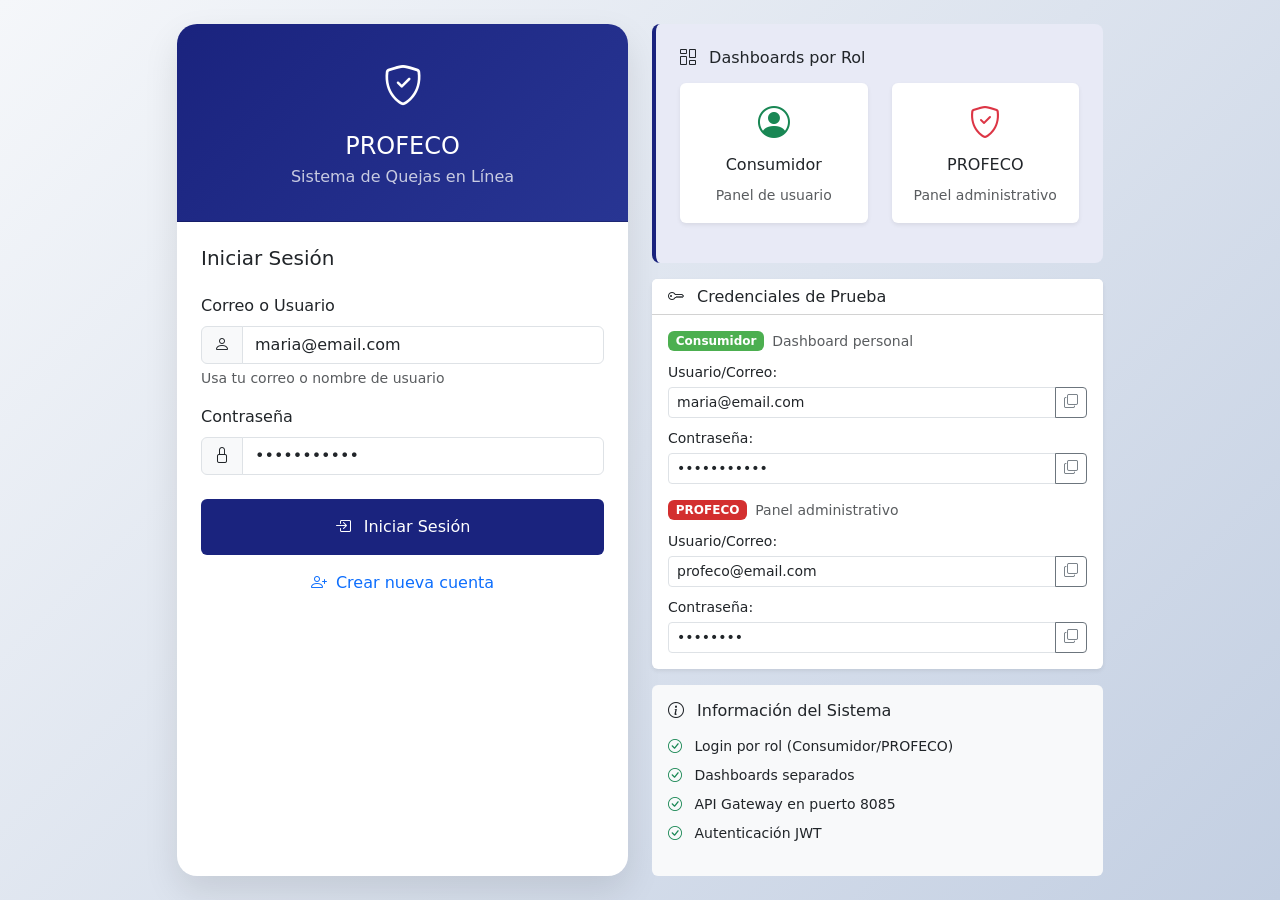
<file: profeco-webapp/src/main/webapp/login.html>
<!DOCTYPE html>
<html lang="es">
<head>
    <meta charset="UTF-8">
    <meta name="viewport" content="width=device-width, initial-scale=1.0">
    <title>PROFECO - Login</title>
    <link href="https://cdn.jsdelivr.net/npm/bootstrap@5.3.2/dist/css/bootstrap.min.css" rel="stylesheet">
    <link rel="stylesheet" href="https://cdn.jsdelivr.net/npm/bootstrap-icons@1.11.1/font/bootstrap-icons.css">
    <style>
        :root {
            --profeco-blue: #1a237e;
            --profeco-red: #d32f2f;
            --profeco-light: #e8eaf6;
        }

        body {
            background: linear-gradient(135deg, #f5f7fa 0%, #c3cfe2 100%);
            min-height: 100vh;
            display: flex;
            align-items: center;
            padding: 20px;
        }

        .login-card {
            background: white;
            border-radius: 20px;
            box-shadow: 0 15px 35px rgba(0,0,0,0.1);
            border: none;
            overflow: hidden;
        }

        .profeco-header {
            background: linear-gradient(135deg, var(--profeco-blue) 0%, #283593 100%);
            color: white;
            padding: 2rem 1rem;
            text-align: center;
        }

        .profeco-logo {
            font-size: 2.5rem;
            margin-bottom: 1rem;
            color: white;
        }

        .btn-primary {
            background: var(--profeco-blue);
            border: none;
            padding: 12px;
            font-weight: 500;
            transition: all 0.3s;
        }

        .btn-primary:hover {
            background: #0d1b6e;
            transform: translateY(-2px);
            box-shadow: 0 5px 15px rgba(26, 35, 126, 0.3);
        }

        .form-control:focus {
            border-color: var(--profeco-blue);
            box-shadow: 0 0 0 0.25rem rgba(26, 35, 126, 0.25);
        }

        .info-box {
            background: var(--profeco-light);
            border-left: 4px solid var(--profeco-blue);
            border-radius: 8px;
        }

        .role-badge {
            font-size: 0.75rem;
            padding: 2px 8px;
            border-radius: 10px;
        }

        .badge-consumidor {
            background-color: #4caf50;
            color: white;
        }

        .badge-profeco {
            background-color: #d32f2f;
            color: white;
        }

        .test-credentials {
            border-left: 4px solid #4caf50;
        }

        .alert-container {
            position: fixed;
            top: 20px;
            right: 20px;
            z-index: 9999;
            min-width: 300px;
        }
    </style>
</head>
<body>
    <!-- Container principal -->
    <div class="container">
        <div class="row justify-content-center">
            <div class="col-lg-10">
                <div class="row">
                    <!-- Tarjeta de Login -->
                    <div class="col-md-6">
                        <div class="card login-card h-100">
                            <div class="card-header profeco-header">
                                <div class="profeco-logo">
                                    <i class="bi bi-shield-check"></i>
                                </div>
                                <h4 class="mb-1">PROFECO</h4>
                                <p class="mb-0 opacity-75">Sistema de Quejas en Línea</p>
                            </div>
                            <div class="card-body p-4">
                                <h5 class="mb-4">Iniciar Sesión</h5>

                                <form id="login-form">
                                    <div class="mb-3">
                                        <label for="usuario" class="form-label">Correo o Usuario</label>
                                        <div class="input-group">
                                            <span class="input-group-text">
                                                <i class="bi bi-person"></i>
                                            </span>
                                            <input type="text" class="form-control" id="usuario" 
                                                   placeholder="usuario@email.com" required 
                                                   value="maria@email.com">
                                        </div>
                                        <div class="form-text">Usa tu correo o nombre de usuario</div>
                                    </div>

                                    <div class="mb-4">
                                        <label for="contrasena" class="form-label">Contraseña</label>
                                        <div class="input-group">
                                            <span class="input-group-text">
                                                <i class="bi bi-lock"></i>
                                            </span>
                                            <input type="password" class="form-control" id="contrasena" 
                                                   placeholder="Contraseña" required 
                                                   value="password123">
                                        </div>
                                    </div>

                                    <button type="submit" class="btn btn-primary w-100 py-3 mb-3">
                                        <i class="bi bi-box-arrow-in-right me-2"></i> Iniciar Sesión
                                    </button>

                                    <div class="text-center">
                                        <a href="register.html" class="text-decoration-none">
                                            <i class="bi bi-person-plus me-1"></i> Crear nueva cuenta
                                        </a>
                                    </div>
                                </form>
                            </div>
                        </div>
                    </div>

                    <!-- Panel de información -->
                    <div class="col-md-6">
                        <div class="h-100 d-flex flex-column">
                            <!-- Alert container dinámico -->
                            <div id="login-alert" class="alert-container"></div>

                            <!-- Dashboard Preview -->
                            <div class="info-box p-4 mb-3">
                                <h6 class="mb-3">
                                    <i class="bi bi-columns-gap me-2"></i> Dashboards por Rol
                                </h6>
                                <div class="row">
                                    <div class="col-6 mb-3">
                                        <div class="card border-0 shadow-sm h-100">
                                            <div class="card-body text-center">
                                                <div class="mb-2">
                                                    <i class="bi bi-person-circle fs-2 text-success"></i>
                                                </div>
                                                <h6>Consumidor</h6>
                                                <small class="text-muted">Panel de usuario</small>
                                            </div>
                                        </div>
                                    </div>
                                    <div class="col-6 mb-3">
                                        <div class="card border-0 shadow-sm h-100">
                                            <div class="card-body text-center">
                                                <div class="mb-2">
                                                    <i class="bi bi-shield-check fs-2 text-danger"></i>
                                                </div>
                                                <h6>PROFECO</h6>
                                                <small class="text-muted">Panel administrativo</small>
                                            </div>
                                        </div>
                                    </div>
                                </div>
                            </div>

                            <!-- Usuarios de prueba -->
                            <div class="card border-0 shadow-sm mb-3">
                                <div class="card-header bg-white">
                                    <h6 class="mb-0">
                                        <i class="bi bi-key me-2"></i> Credenciales de Prueba
                                    </h6>
                                </div>
                                <div class="card-body">
                                    <!-- Consumidor -->
                                    <div class="mb-3">
                                        <div class="d-flex align-items-center mb-2">
                                            <span class="badge badge-consumidor me-2">Consumidor</span>
                                            <small class="text-muted">Dashboard personal</small>
                                        </div>
                                        <div class="mb-2">
                                            <label class="form-label small mb-1">Usuario/Correo:</label>
                                            <div class="input-group input-group-sm">
                                                <input type="text" class="form-control" readonly value="maria@email.com">
                                                <button class="btn btn-outline-secondary" onclick="copyToClipboard('maria@email.com')">
                                                    <i class="bi bi-copy"></i>
                                                </button>
                                            </div>
                                        </div>
                                        <div>
                                            <label class="form-label small mb-1">Contraseña:</label>
                                            <div class="input-group input-group-sm">
                                                <input type="password" class="form-control" readonly value="password123">
                                                <button class="btn btn-outline-secondary" onclick="copyToClipboard('password123')">
                                                    <i class="bi bi-copy"></i>
                                                </button>
                                            </div>
                                        </div>
                                    </div>

                                    <!-- PROFECO -->
                                    <div>
                                        <div class="d-flex align-items-center mb-2">
                                            <span class="badge badge-profeco me-2">PROFECO</span>
                                            <small class="text-muted">Panel administrativo</small>
                                        </div>
                                        <div class="mb-2">
                                            <label class="form-label small mb-1">Usuario/Correo:</label>
                                            <div class="input-group input-group-sm">
                                                <input type="text" class="form-control" readonly value="profeco@email.com">
                                                <button class="btn btn-outline-secondary" onclick="copyToClipboard('profeco@email.com')">
                                                    <i class="bi bi-copy"></i>
                                                </button>
                                            </div>
                                        </div>
                                        <div>
                                            <label class="form-label small mb-1">Contraseña:</label>
                                            <div class="input-group input-group-sm">
                                                <input type="password" class="form-control" readonly value="admin123">
                                                <button class="btn btn-outline-secondary" onclick="copyToClipboard('admin123')">
                                                    <i class="bi bi-copy"></i>
                                                </button>
                                            </div>
                                        </div>
                                    </div>
                                </div>
                            </div>

                            <!-- Información del sistema -->
                            <div class="card border-0 bg-light">
                                <div class="card-body">
                                    <h6 class="mb-3">
                                        <i class="bi bi-info-circle me-2"></i> Información del Sistema
                                    </h6>
                                    <ul class="list-unstyled small">
                                        <li class="mb-2">
                                            <i class="bi bi-check-circle text-success me-2"></i>
                                            Login por rol (Consumidor/PROFECO)
                                        </li>
                                        <li class="mb-2">
                                            <i class="bi bi-check-circle text-success me-2"></i>
                                            Dashboards separados
                                        </li>
                                        <li class="mb-2">
                                            <i class="bi bi-check-circle text-success me-2"></i>
                                            API Gateway en puerto 8085
                                        </li>
                                        <li>
                                            <i class="bi bi-check-circle text-success me-2"></i>
                                            Autenticación JWT
                                        </li>
                                    </ul>
                                </div>
                            </div>
                        </div>
                    </div>
                </div>
            </div>
        </div>
    </div>

    <!-- Scripts -->
    <script src="https://cdn.jsdelivr.net/npm/bootstrap@5.3.2/dist/js/bootstrap.bundle.min.js"></script>

    <script>
        // Función para copiar al portapapeles
        function copyToClipboard(text) {
            navigator.clipboard.writeText(text).then(() => {
                showToast('Copiado al portapapeles');
            });
        }

        // Función para mostrar toasts
        function showToast(message) {
            const toast = document.createElement('div');
            toast.className = 'toast align-items-center text-white bg-success border-0';
            toast.innerHTML = `
                <div class="d-flex">
                    <div class="toast-body">
                        ${message}
                    </div>
                    <button type="button" class="btn-close btn-close-white me-2 m-auto" data-bs-dismiss="toast"></button>
                </div>
            `;
            
            const container = document.createElement('div');
            container.className = 'position-fixed bottom-0 end-0 p-3';
            container.style.zIndex = '9999';
            container.appendChild(toast);
            document.body.appendChild(container);
            
            const bsToast = new bootstrap.Toast(toast);
            bsToast.show();
            
            toast.addEventListener('hidden.bs.toast', () => {
                container.remove();
            });
        }

        // Manejo del login
        document.getElementById('login-form').addEventListener('submit', async function (e) {
            e.preventDefault();

            const usuario = document.getElementById('usuario').value;
            const contrasena = document.getElementById('contrasena').value;
            const btn = e.target.querySelector('button[type="submit"]');

            // Estado de carga
            const originalHtml = btn.innerHTML;
            btn.innerHTML = '<span class="spinner-border spinner-border-sm me-2"></span>Autenticando...';
            btn.disabled = true;

            try {
                if (typeof authService === 'undefined') {
                    throw new Error('authService no está disponible');
                }

                await authService.login(usuario, contrasena);
                
                // Mostrar mensaje de éxito
                showToast(`¡Bienvenido! Redirigiendo...`);

            } catch (error) {
                console.error('Login error:', error);
                btn.innerHTML = originalHtml;
                btn.disabled = false;
                
                // Mostrar error específico
                if (error.message.includes('Failed to fetch')) {
                    showToast('Error de conexión. Verifica el API Gateway.');
                } else if (error.message.includes('401')) {
                    showToast('Credenciales incorrectas. Usa las de prueba.');
                }
            }
        });

        // Redirigir si ya está autenticado
        document.addEventListener('DOMContentLoaded', function () {
            console.log('=== PROFECO - Login Page ===');
            
            // Verificar si viene del registro exitoso
            const urlParams = new URLSearchParams(window.location.search);
            if (urlParams.get('registered') === 'true') {
                const alertDiv = document.getElementById('login-alert');
                if (alertDiv) {
                    alertDiv.innerHTML = `
                        <div class="alert alert-success alert-dismissible fade show" role="alert">
                            <strong>¡Cuenta creada exitosamente!</strong> Ahora puedes iniciar sesión con tus credenciales.
                            <button type="button" class="btn-close" data-bs-dismiss="alert"></button>
                        </div>
                    `;
                }
            }
            
            // Verificar si ya está autenticado
            if (typeof authService !== 'undefined' && authService.isAuthenticated()) {
                const user = authService.getCurrentUser();
                if (user) {
                    console.log('Usuario ya autenticado, redirigiendo...');
                    
                    // Redirigir según el rol
                    if (authService.isConsumer()) {
                        window.location.href = 'dashboard-consumidor.html';
                    } else if (authService.isAdmin()) {
                        window.location.href = 'dashboard-profeco.html';
                    }
                }
            }
        });
    </script>

    <!-- Cargar auth.js -->
    <script src="js/auth.js" defer></script>
</body>
</html>
</file>
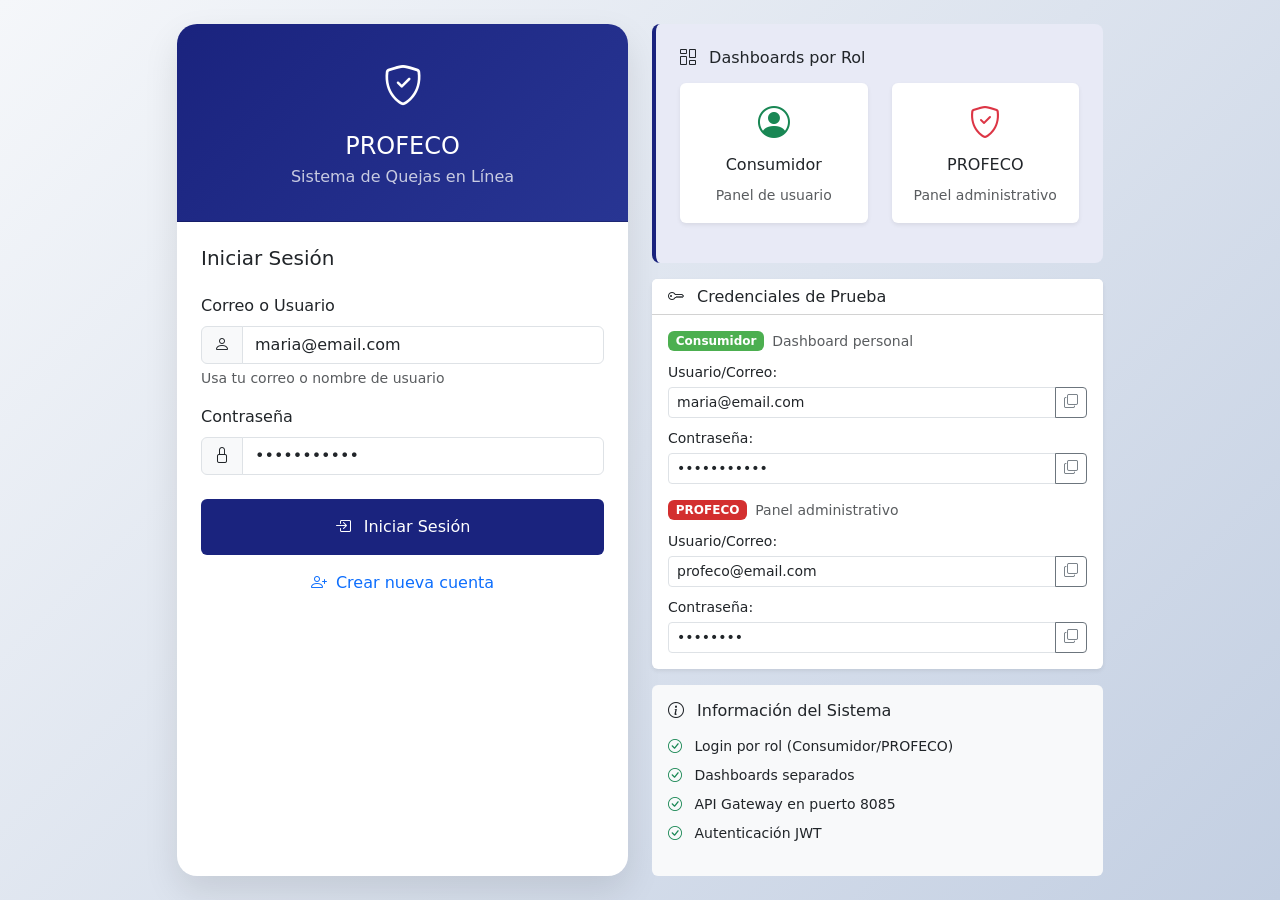
<file: profeco-webapp/src/main/webapp/mis-quejas.html>
<!DOCTYPE html>
<html lang="es">
    <head>
        <meta charset="UTF-8">
        <meta name="viewport" content="width=device-width, initial-scale=1.0">
        <title>PROFECO - Mis Quejas</title>
        <link href="https://cdn.jsdelivr.net/npm/bootstrap@5.3.2/dist/css/bootstrap.min.css" rel="stylesheet">
        <link rel="stylesheet" href="https://cdn.jsdelivr.net/npm/bootstrap-icons@1.11.1/font/bootstrap-icons.css">
        <style>
            :root {
                --profeco-blue: #1a237e;
                --profeco-red: #d32f2f;
            }

            .navbar-brand {
                font-weight: bold;
                color: var(--profeco-blue) !important;
            }

            .card {
                border-radius: 10px;
                box-shadow: 0 3px 10px rgba(0,0,0,0.08);
            }

            .btn-primary {
                background-color: var(--profeco-blue);
                border-color: var(--profeco-blue);
            }

            .badge-estado {
                padding: 5px 10px;
                border-radius: 20px;
                font-size: 0.85rem;
            }

            .badge-recibida {
                background-color: #17a2b8;
                color: white;
            }
            .badge-en-proceso {
                background-color: #ffc107;
                color: black;
            }
            .badge-resuelta {
                background-color: #28a745;
                color: white;
            }
            .badge-cerrada {
                background-color: #6c757d;
                color: white;
            }

            .queja-card:hover {
                transform: translateY(-2px);
                transition: transform 0.3s ease;
                box-shadow: 0 5px 15px rgba(0,0,0,0.1);
            }

            .filter-badge {
                cursor: pointer;
            }

            .empty-state {
                padding: 60px 20px;
                text-align: center;
                color: #6c757d;
            }

            .empty-state i {
                font-size: 4rem;
                margin-bottom: 20px;
                opacity: 0.5;
            }
        </style>
    </head>
    <body>
        <!-- Navbar -->
        <nav class="navbar navbar-expand-lg navbar-light bg-white shadow-sm">
            <div class="container-fluid">
                <a class="navbar-brand" href="dashboard-consumidor.html">
                    <i class="bi bi-shield-check me-2"></i>PROFECO - Mis Quejas
                </a>
                <div class="d-flex align-items-center">
                    <div class="dropdown">
                        <button class="btn btn-outline-primary dropdown-toggle" type="button" id="userDropdown" 
                                data-bs-toggle="dropdown" aria-expanded="false">
                            <i class="bi bi-person-circle me-2"></i>
                            <span id="user-name-nav"></span>
                        </button>
                        <ul class="dropdown-menu dropdown-menu-end" aria-labelledby="userDropdown">
                            <li><a class="dropdown-item" href="dashboard-consumidor.html">
                                    <i class="bi bi-speedometer2 me-2"></i>Dashboard
                                </a></li>
                            <li><a class="dropdown-item" href="crear-queja.html">
                                    <i class="bi bi-plus-circle me-2"></i>Nueva Queja
                                </a></li>
                            <li><hr class="dropdown-divider"></li>
                            <li><a class="dropdown-item text-danger" href="#" onclick="logout()">
                                    <i class="bi bi-box-arrow-right me-2"></i>Cerrar Sesión
                                </a></li>
                        </ul>
                    </div>
                </div>
            </div>
        </nav>

        <!-- Contenido Principal -->
        <div class="container-fluid py-4">
            <div class="row">
                <!-- Sidebar de Filtros -->
                <div class="col-lg-3 mb-4">
                    <div class="card">
                        <div class="card-header bg-white">
                            <h5 class="mb-0">
                                <i class="bi bi-funnel me-2"></i>Filtros
                            </h5>
                        </div>
                        <div class="card-body">
                            <!-- Filtro por Estado -->
                            <div class="mb-4">
                                <h6 class="mb-3">Estado</h6>
                                <div class="d-flex flex-wrap gap-2">
                                    <span class="badge filter-badge badge-recibida" data-estado="RECIBIDA">
                                        Recibidas <span id="count-recibida" class="badge bg-light text-dark">0</span>
                                    </span>
                                    <span class="badge filter-badge badge-en-proceso" data-estado="EN_PROCESO">
                                        En Proceso <span id="count-proceso" class="badge bg-light text-dark">0</span>
                                    </span>
                                    <span class="badge filter-badge badge-resuelta" data-estado="RESUELTA">
                                        Resueltas <span id="count-resuelta" class="badge bg-light text-dark">0</span>
                                    </span>
                                    <span class="badge filter-badge badge-cerrada" data-estado="CERRADA">
                                        Cerradas <span id="count-cerrada" class="badge bg-light text-dark">0</span>
                                    </span>
                                </div>
                            </div>

                            <!-- Filtro por Comercio -->
                            <div class="mb-4">
                                <h6 class="mb-3">Comercio</h6>
                                <div id="comercios-list">
                                    <!-- Se llena dinámicamente -->
                                </div>
                            </div>

                            <!-- Filtro por Fecha -->
                            <div class="mb-4">
                                <h6 class="mb-3">Fecha</h6>
                                <select class="form-select" id="filtro-fecha">
                                    <option value="all">Todas las fechas</option>
                                    <option value="today">Hoy</option>
                                    <option value="week">Esta semana</option>
                                    <option value="month">Este mes</option>
                                    <option value="last-month">Mes pasado</option>
                                </select>
                            </div>

                            <!-- Estadísticas -->
                            <div class="mt-4 pt-3 border-top">
                                <h6 class="mb-3">Estadísticas</h6>
                                <div class="mb-2">
                                    <small class="text-muted">Total de Quejas:</small>
                                    <h4 id="total-quejas" class="mb-0">0</h4>
                                </div>
                                <div class="mb-2">
                                    <small class="text-muted">Resolución:</small>
                                    <div class="progress" style="height: 10px;">
                                        <div id="resolucion-progress" class="progress-bar bg-success" style="width: 0%"></div>
                                    </div>
                                    <small id="resolucion-text" class="text-muted">0% resueltas</small>
                                </div>
                            </div>

                            <!-- Botón Limpiar Filtros -->
                            <button id="limpiar-filtros" class="btn btn-outline-secondary w-100 mt-3">
                                <i class="bi bi-x-circle me-2"></i>Limpiar Filtros
                            </button>
                        </div>
                    </div>

                    <!-- Acciones Rápidas -->
                    <div class="card mt-3">
                        <div class="card-body">
                            <h6 class="mb-3">Acciones Rápidas</h6>
                            <a href="crear-queja.html" class="btn btn-primary w-100 mb-2">
                                <i class="bi bi-plus-circle me-2"></i>Nueva Queja
                            </a>
                            <button id="descargar-reporte" class="btn btn-outline-primary w-100">
                                <i class="bi bi-download me-2"></i>Descargar Reporte
                            </button>
                        </div>
                    </div>
                </div>

                <!-- Lista de Quejas -->
                <div class="col-lg-9">
                    <!-- Header -->
                    <div class="d-flex justify-content-between align-items-center mb-4">
                        <div>
                            <h4 class="mb-0">
                                <i class="bi bi-list-check me-2"></i>Mis Quejas
                            </h4>
                            <p class="text-muted mb-0" id="quejas-summary">Cargando quejas...</p>
                        </div>
                        <div class="d-flex">
                            <div class="input-group me-2" style="width: 300px;">
                                <span class="input-group-text">
                                    <i class="bi bi-search"></i>
                                </span>
                                <input type="text" class="form-control" id="search-input" 
                                       placeholder="Buscar por título, comercio...">
                            </div>
                            <button id="refresh-btn" class="btn btn-outline-primary">
                                <i class="bi bi-arrow-clockwise"></i>
                            </button>
                        </div>
                    </div>

                    <!-- Alertas -->
                    <div id="alert-container"></div>

                    <!-- Contador de Resultados -->
                    <div class="d-flex justify-content-between align-items-center mb-3">
                        <div>
                            <span class="badge bg-light text-dark" id="result-count">0 quejas</span>
                        </div>
                        <div>
                            <select class="form-select form-select-sm" id="sort-select" style="width: auto;">
                                <option value="fecha-desc">Más recientes primero</option>
                                <option value="fecha-asc">Más antiguas primero</option>
                                <option value="titulo">Por título (A-Z)</option>
                            </select>
                        </div>
                    </div>

                    <!-- Lista de Quejas -->
                    <div id="quejas-container">
                        <!-- Se llena dinámicamente -->
                    </div>

                    <!-- Estado Vacío -->
                    <div id="empty-state" class="empty-state d-none">
                        <i class="bi bi-inbox"></i>
                        <h4 class="mb-3">No hay quejas para mostrar</h4>
                        <p class="mb-4">Parece que aún no has registrado ninguna queja.</p>
                        <a href="crear-queja.html" class="btn btn-primary btn-lg">
                            <i class="bi bi-plus-circle me-2"></i>Crear Primera Queja
                        </a>
                    </div>

                    <!-- Paginación -->
                    <nav id="pagination" class="d-none mt-4">
                        <ul class="pagination justify-content-center">
                            <!-- Se llena dinámicamente -->
                        </ul>
                    </nav>

                    <!-- Cargando -->
                    <div id="loading" class="text-center py-5">
                        <div class="spinner-border text-primary" role="status">
                            <span class="visually-hidden">Cargando...</span>
                        </div>
                        <p class="mt-3">Cargando quejas...</p>
                    </div>
                </div>
            </div>
        </div>

        <!-- Modal para Detalles de Queja -->
        <div class="modal fade" id="quejaModal" tabindex="-1" aria-labelledby="quejaModalLabel" aria-hidden="true">
            <div class="modal-dialog modal-lg">
                <div class="modal-content">
                    <div class="modal-header">
                        <h5 class="modal-title" id="quejaModalLabel">Detalles de la Queja</h5>
                        <button type="button" class="btn-close" data-bs-dismiss="modal"></button>
                    </div>
                    <div class="modal-body" id="queja-modal-body">
                        <!-- Se llena dinámicamente -->
                    </div>
                    <div class="modal-footer">
                        <button type="button" class="btn btn-secondary" data-bs-dismiss="modal">Cerrar</button>
                        <button type="button" class="btn btn-primary" onclick="imprimirQueja()">
                            <i class="bi bi-printer me-2"></i>Imprimir
                        </button>
                    </div>
                </div>
            </div>
        </div>

        <!-- Scripts -->
        <script src="https://cdn.jsdelivr.net/npm/bootstrap@5.3.2/dist/js/bootstrap.bundle.min.js"></script>
        <script src="js/auth.js"></script>
        <script>
                            document.addEventListener('DOMContentLoaded', function () {
                                // ===== VERIFICACIÓN DE AUTENTICACIÓN Y ROL =====
                                if (!window.authService || !window.authService.isAuthenticated()) {
                                    window.location.href = 'login.html';
                                    return;
                                }

                                const user = authService.getCurrentUser();
                                if (!user || !authService.isConsumer()) {
                                    window.location.href = 'login.html';
                                    return;
                                }

                                // Mostrar nombre del usuario
                                const displayName = user.nombre || user.usuario || user.correo || 'Usuario';
                                document.getElementById('user-name-nav').textContent = displayName;

                                // Variables globales
                                let todasLasQuejas = [];
                                let quejasFiltradas = [];
                                let filtrosActivos = {
                                    estado: null,
                                    comercio: null,
                                    fecha: 'all',
                                    busqueda: ''
                                };
                                const itemsPorPagina = 10;
                                let paginaActual = 1;

                                // ===== INICIALIZACIÓN =====
                                cargarQuejas();

                                // ===== EVENT LISTENERS =====

                                // Filtros por estado
                                document.querySelectorAll('.filter-badge[data-estado]').forEach(badge => {
                                    badge.addEventListener('click', function () {
                                        const estado = this.getAttribute('data-estado');
                                        if (filtrosActivos.estado === estado) {
                                            filtrosActivos.estado = null;
                                            this.classList.remove('active');
                                        } else {
                                            filtrosActivos.estado = estado;
                                            document.querySelectorAll('.filter-badge').forEach(b => b.classList.remove('active'));
                                            this.classList.add('active');
                                        }
                                        aplicarFiltros();
                                    });
                                });

                                // Filtro por fecha
                                document.getElementById('filtro-fecha').addEventListener('change', function () {
                                    filtrosActivos.fecha = this.value;
                                    aplicarFiltros();
                                });

                                // Búsqueda
                                document.getElementById('search-input').addEventListener('input', function () {
                                    filtrosActivos.busqueda = this.value.toLowerCase();
                                    aplicarFiltros();
                                });

                                // Ordenamiento
                                document.getElementById('sort-select').addEventListener('change', function () {
                                    aplicarFiltros();
                                });

                                // Limpiar filtros
                                document.getElementById('limpiar-filtros').addEventListener('click', function () {
                                    filtrosActivos = {
                                        estado: null,
                                        comercio: null,
                                        fecha: 'all',
                                        busqueda: ''
                                    };

                                    document.getElementById('filtro-fecha').value = 'all';
                                    document.getElementById('search-input').value = '';
                                    document.querySelectorAll('.filter-badge').forEach(b => b.classList.remove('active'));
                                    document.querySelectorAll('.filter-comercio').forEach(c => c.classList.remove('active'));

                                    aplicarFiltros();
                                });

                                // Refrescar
                                document.getElementById('refresh-btn').addEventListener('click', cargarQuejas);

                                // Descargar reporte
                                document.getElementById('descargar-reporte').addEventListener('click', descargarReporte);

                                // ===== FUNCIONES PRINCIPALES =====

                                async function cargarQuejas() {
                                    try {
                                        mostrarLoading(true);

                                        // Obtener quejas del usuario actual
                                        const user = authService.getCurrentUser();
                                        const usuario = user.usuario || user.correo;
                                        console.log('👤 Obteniendo quejas para:', usuario);

                                        // Intentar primero con el endpoint general y filtrar
                                        const response = await authService.authenticatedFetch(`/api/quejas`);
                                        console.log('📥 Todas las quejas:', response);

                                        if (response && response.quejas) {
                                            // Filtrar solo las quejas del usuario actual
                                            todasLasQuejas = response.quejas.filter(q => q.usuario === usuario);
                                            console.log('✅ Quejas del usuario:', todasLasQuejas);

                                            actualizarEstadisticas();
                                            aplicarFiltros();
                                        } else {
                                            throw new Error('Formato de respuesta inválido');
                                        }

                                    } catch (error) {
                                        console.error('❌ Error al cargar quejas:', error);

                                        // Intentar con endpoint específico si el general falla
                                        try {
                                            console.log('🔄 Intentando con endpoint específico...');
                                            const user = authService.getCurrentUser();
                                            const usuario = user.usuario || user.correo;
                                            const response = await authService.authenticatedFetch(`/api/quejas/usuario/${usuario}`);

                                            if (response && response.quejas) {
                                                todasLasQuejas = response.quejas;
                                                actualizarEstadisticas();
                                                aplicarFiltros();
                                            } else {
                                                mostrarError('No se pudieron cargar las quejas. ' + error.message);
                                                todasLasQuejas = [];
                                                mostrarQuejas([]);
                                            }
                                        } catch (error2) {
                                            console.error('❌ Error con endpoint específico:', error2);
                                            mostrarError('No se pudieron cargar las quejas. ' + error2.message);
                                            todasLasQuejas = [];
                                            mostrarQuejas([]);
                                        }
                                    } finally {
                                        mostrarLoading(false);
                                    }
                                }

                                function aplicarFiltros() {
                                    // Aplicar todos los filtros
                                    quejasFiltradas = todasLasQuejas.filter(queja => {
                                        // Filtro por estado
                                        if (filtrosActivos.estado && queja.estado !== filtrosActivos.estado) {
                                            return false;
                                        }

                                        // Filtro por comercio
                                        if (filtrosActivos.comercio && queja.comercio !== filtrosActivos.comercio) {
                                            return false;
                                        }

                                        // Filtro por fecha
                                        if (filtrosActivos.fecha !== 'all') {
                                            const fechaQueja = new Date(queja.fecha);
                                            const hoy = new Date();

                                            switch (filtrosActivos.fecha) {
                                                case 'today':
                                                    if (!esMismoDia(fechaQueja, hoy))
                                                        return false;
                                                    break;
                                                case 'week':
                                                    if (!esMismaSemana(fechaQueja, hoy))
                                                        return false;
                                                    break;
                                                case 'month':
                                                    if (fechaQueja.getMonth() !== hoy.getMonth() ||
                                                            fechaQueja.getFullYear() !== hoy.getFullYear())
                                                        return false;
                                                    break;
                                                case 'last-month':
                                                    const mesPasado = new Date(hoy.getFullYear(), hoy.getMonth() - 1, 1);
                                                    if (fechaQueja < mesPasado || fechaQueja.getMonth() !== mesPasado.getMonth())
                                                        return false;
                                                    break;
                                            }
                                        }

                                        // Filtro por búsqueda
                                        if (filtrosActivos.busqueda) {
                                            const busqueda = filtrosActivos.busqueda.toLowerCase();
                                            const titulo = queja.titulo ? queja.titulo.toLowerCase() : '';
                                            const descripcion = queja.descripcion ? queja.descripcion.toLowerCase() : '';
                                            const comercio = queja.comercio ? queja.comercio.toLowerCase() : '';
                                            const quejaId = queja.quejaId ? queja.quejaId.toLowerCase() : '';

                                            if (!titulo.includes(busqueda) &&
                                                    !descripcion.includes(busqueda) &&
                                                    !comercio.includes(busqueda) &&
                                                    !quejaId.includes(busqueda)) {
                                                return false;
                                            }
                                        }

                                        return true;
                                    });

                                    // Aplicar ordenamiento
                                    const sortValue = document.getElementById('sort-select').value;
                                    quejasFiltradas.sort((a, b) => {
                                        switch (sortValue) {
                                            case 'fecha-desc':
                                                return new Date(b.fecha) - new Date(a.fecha);
                                            case 'fecha-asc':
                                                return new Date(a.fecha) - new Date(b.fecha);
                                            case 'titulo':
                                                return (a.titulo || '').localeCompare(b.titulo || '');
                                            default:
                                                return 0;
                                        }
                                    });

                                    // Mostrar resultados
                                    mostrarQuejas(quejasFiltradas);
                                    actualizarContadores();
                                }

                                function mostrarQuejas(quejas) {
                                    const container = document.getElementById('quejas-container');
                                    const emptyState = document.getElementById('empty-state');
                                    const pagination = document.getElementById('pagination');

                                    if (quejas.length === 0) {
                                        container.innerHTML = '';
                                        emptyState.classList.remove('d-none');
                                        pagination.classList.add('d-none');
                                        return;
                                    }

                                    emptyState.classList.add('d-none');

                                    // Calcular paginación
                                    const totalPaginas = Math.ceil(quejas.length / itemsPorPagina);
                                    const inicio = (paginaActual - 1) * itemsPorPagina;
                                    const fin = inicio + itemsPorPagina;
                                    const quejasPagina = quejas.slice(inicio, fin);

                                    // Mostrar quejas de la página actual
                                    container.innerHTML = quejasPagina.map(queja => crearCardQueja(queja)).join('');

                                    // Mostrar paginación si hay más de una página
                                    if (totalPaginas > 1) {
                                        crearPaginacion(totalPaginas);
                                        pagination.classList.remove('d-none');
                                    } else {
                                        pagination.classList.add('d-none');
                                    }

                                    // Actualizar contador de resultados
                                    document.getElementById('result-count').textContent =
                                            `${quejas.length} queja${quejas.length !== 1 ? 's' : ''}`;

                                    // Agregar event listeners a los botones de detalles
                                    document.querySelectorAll('.btn-ver-detalles').forEach(btn => {
                                        btn.addEventListener('click', function () {
                                            const quejaId = this.getAttribute('data-queja-id');
                                            mostrarDetallesQueja(quejaId);
                                        });
                                    });
                                }

                                function crearCardQueja(queja) {
                                    const fecha = new Date(queja.fecha).toLocaleDateString('es-MX', {
                                        year: 'numeric',
                                        month: 'short',
                                        day: 'numeric'
                                    });

                                    const estadoClass = getEstadoClass(queja.estado);
                                    const estadoText = getEstadoText(queja.estado);

                                    // Limitar descripción
                                    const descripcionCorta = queja.descripcion
                                            ? (queja.descripcion.length > 150
                                                    ? queja.descripcion.substring(0, 150) + '...'
                                                    : queja.descripcion)
                                            : 'Sin descripción';

                                    return `
                        <div class="card mb-3 queja-card">
                            <div class="card-body">
                                <div class="row align-items-center">
                                    <div class="col-md-8">
                                        <div class="d-flex align-items-start mb-2">
                                            <div class="me-3">
                                                <span class="badge-estado ${estadoClass}">${estadoText}</span>
                                            </div>
                                            <div>
                                                <h5 class="card-title mb-1">${queja.titulo || 'Sin título'}</h5>
                                                <div class="d-flex align-items-center mb-2">
                                                    <small class="text-muted me-3">
                                                        <i class="bi bi-building me-1"></i>${queja.comercio || 'Sin comercio'}
                                                    </small>
                                                    <small class="text-muted">
                                                        <i class="bi bi-calendar me-1"></i>${fecha}
                                                    </small>
                                                </div>
                                                <p class="card-text text-muted mb-2">${descripcionCorta}</p>
                                                <small class="text-muted">
                                                    <i class="bi bi-hash me-1"></i>${queja.quejaId || 'Sin folio'}
                                                </small>
                                            </div>
                                        </div>
                                    </div>
                                    <div class="col-md-4 text-end">
                                        <button class="btn btn-outline-primary btn-sm me-2 btn-ver-detalles" 
                                                data-queja-id="${queja.quejaId}">
                                            <i class="bi bi-eye me-1"></i>Ver Detalles
                                        </button>
                                        <button class="btn btn-outline-secondary btn-sm" onclick="seguimientoQueja('${queja.quejaId}')">
                                            <i class="bi bi-clock-history me-1"></i>Seguimiento
                                        </button>
                                    </div>
                                </div>
                            </div>
                        </div>
                    `;
                                }

                                function crearPaginacion(totalPaginas) {
                                    const pagination = document.getElementById('pagination');
                                    let html = '';

                                    // Botón anterior
                                    html += `
                        <li class="page-item ${paginaActual === 1 ? 'disabled' : ''}">
                            <a class="page-link" href="#" onclick="cambiarPagina(${paginaActual - 1})">
                                <i class="bi bi-chevron-left"></i>
                            </a>
                        </li>
                    `;

                                    // Páginas
                                    for (let i = 1; i <= totalPaginas; i++) {
                                        if (i === 1 || i === totalPaginas || (i >= paginaActual - 2 && i <= paginaActual + 2)) {
                                            html += `
                                <li class="page-item ${i === paginaActual ? 'active' : ''}">
                                    <a class="page-link" href="#" onclick="cambiarPagina(${i})">${i}</a>
                                </li>
                            `;
                                        } else if (i === paginaActual - 3 || i === paginaActual + 3) {
                                            html += `<li class="page-item disabled"><span class="page-link">...</span></li>`;
                                        }
                                    }

                                    // Botón siguiente
                                    html += `
                        <li class="page-item ${paginaActual === totalPaginas ? 'disabled' : ''}">
                            <a class="page-link" href="#" onclick="cambiarPagina(${paginaActual + 1})">
                                <i class="bi bi-chevron-right"></i>
                            </a>
                        </li>
                    `;

                                    pagination.querySelector('ul').innerHTML = html;
                                }

                                function cambiarPagina(pagina) {
                                    paginaActual = pagina;
                                    mostrarQuejas(quejasFiltradas);
                                    window.scrollTo({top: 0, behavior: 'smooth'});
                                }

                                async function mostrarDetallesQueja(quejaId) {
                                    try {
                                        const response = await authService.authenticatedFetch(`/api/quejas/${quejaId}`);

                                        if (response) {
                                            const modalBody = document.getElementById('queja-modal-body');
                                            const fecha = new Date(response.fecha).toLocaleDateString('es-MX', {
                                                year: 'numeric',
                                                month: 'long',
                                                day: 'numeric',
                                                hour: '2-digit',
                                                minute: '2-digit'
                                            });

                                            const estadoClass = getEstadoClass(response.estado);
                                            const estadoText = getEstadoText(response.estado);

                                            modalBody.innerHTML = `
                                <div class="row">
                                    <div class="col-md-8">
                                        <h5>${response.titulo || 'Sin título'}</h5>
                                        <p class="text-muted">${response.descripcion || 'Sin descripción'}</p>
                                    </div>
                                    <div class="col-md-4">
                                        <div class="card">
                                            <div class="card-body">
                                                <h6 class="card-title">Información</h6>
                                                <ul class="list-unstyled mb-0">
                                                    <li class="mb-2">
                                                        <strong>Folio:</strong><br>
                                                        <code>${response.quejaId || 'N/A'}</code>
                                                    </li>
                                                    <li class="mb-2">
                                                        <strong>Estado:</strong><br>
                                                        <span class="badge-estado ${estadoClass}">${estadoText}</span>
                                                    </li>
                                                    <li class="mb-2">
                                                        <strong>Comercio:</strong><br>
                                                        ${response.comercio || 'N/A'}
                                                    </li>
                                                    <li class="mb-2">
                                                        <strong>Fecha:</strong><br>
                                                        ${fecha}
                                                    </li>
                                                    <li>
                                                        <strong>Usuario:</strong><br>
                                                        ${response.usuario || 'N/A'}
                                                    </li>
                                                </ul>
                                            </div>
                                        </div>
                                    </div>
                                </div>
                                <div class="mt-3">
                                    <h6>Historial</h6>
                                    <div class="timeline">
                                        <div class="timeline-item">
                                            <div class="timeline-marker"></div>
                                            <div class="timeline-content">
                                                <h6>Queja Registrada</h6>
                                                <small class="text-muted">${fecha}</small>
                                                <p>La queja ha sido registrada en el sistema y está pendiente de revisión.</p>
                                            </div>
                                        </div>
                                        ${response.estado === 'EN_PROCESO' ? `
                                        <div class="timeline-item">
                                            <div class="timeline-marker"></div>
                                            <div class="timeline-content">
                                                <h6>En Revisión</h6>
                                                <small class="text-muted">${new Date().toLocaleDateString()}</small>
                                                <p>La queja está siendo revisada por el personal de PROFECO.</p>
                                            </div>
                                        </div>
                                        ` : ''}
                                        ${response.estado === 'RESUELTA' ? `
                                        <div class="timeline-item">
                                            <div class="timeline-marker"></div>
                                            <div class="timeline-content">
                                                <h6>Resuelta</h6>
                                                <small class="text-muted">${new Date().toLocaleDateString()}</small>
                                                <p>La queja ha sido resuelta satisfactoriamente.</p>
                                            </div>
                                        </div>
                                        ` : ''}
                                    </div>
                                </div>
                            `;

                                            const modal = new bootstrap.Modal(document.getElementById('quejaModal'));
                                            modal.show();
                                        }
                                    } catch (error) {
                                        console.error('Error al cargar detalles:', error);
                                        mostrarError('No se pudieron cargar los detalles de la queja.');
                                    }
                                }

                                function actualizarEstadisticas() {
                                    // Contar por estado
                                    const counts = {
                                        RECIBIDA: 0,
                                        EN_PROCESO: 0,
                                        RESUELTA: 0,
                                        CERRADA: 0
                                    };

                                    const comercios = new Set();

                                    todasLasQuejas.forEach(queja => {
                                        counts[queja.estado] = (counts[queja.estado] || 0) + 1;
                                        if (queja.comercio) {
                                            comercios.add(queja.comercio);
                                        }
                                    });

                                    // Actualizar contadores de estado
                                    document.getElementById('count-recibida').textContent = counts.RECIBIDA || 0;
                                    document.getElementById('count-proceso').textContent = counts.EN_PROCESO || 0;
                                    document.getElementById('count-resuelta').textContent = counts.RESUELTA || 0;
                                    document.getElementById('count-cerrada').textContent = counts.CERRADA || 0;

                                    // Actualizar lista de comercios
                                    const comerciosList = document.getElementById('comercios-list');
                                    comerciosList.innerHTML = '';

                                    Array.from(comercios).forEach(comercio => {
                                        const count = todasLasQuejas.filter(q => q.comercio === comercio).length;
                                        comerciosList.innerHTML += `
                            <div class="form-check mb-2">
                                <input class="form-check-input filter-comercio" type="radio" 
                                       name="comercioFilter" id="comercio-${comercio}" 
                                       value="${comercio}" onchange="filtrarPorComercio('${comercio}')">
                                <label class="form-check-label" for="comercio-${comercio}">
                                    ${comercio} <span class="badge bg-light text-dark">${count}</span>
                                </label>
                            </div>
                        `;
                                    });

                                    // Actualizar estadísticas generales
                                    const total = todasLasQuejas.length;
                                    const resueltas = counts.RESUELTA || 0;
                                    const porcentajeResolucion = total > 0 ? Math.round((resueltas / total) * 100) : 0;

                                    document.getElementById('total-quejas').textContent = total;
                                    document.getElementById('resolucion-progress').style.width = `${porcentajeResolucion}%`;
                                    document.getElementById('resolucion-text').textContent = `${porcentajeResolucion}% resueltas`;

                                    // Actualizar summary
                                    const summary = document.getElementById('quejas-summary');
                                    if (total === 0) {
                                        summary.textContent = 'No tienes quejas registradas';
                                    } else {
                                        const pendientes = counts.RECIBIDA + counts.EN_PROCESO;
                                        summary.textContent =
                                                `${total} queja${total !== 1 ? 's' : ''} • ${pendientes} pendiente${pendientes !== 1 ? 's' : ''}`;
                                    }
                                }

                                function actualizarContadores() {
                                    // Actualizar contador de resultados
                                    const totalFiltradas = quejasFiltradas.length;
                                    document.getElementById('result-count').textContent =
                                            `${totalFiltradas} queja${totalFiltradas !== 1 ? 's' : ''}`;
                                }

                                function filtrarPorComercio(comercio) {
                                    if (filtrosActivos.comercio === comercio) {
                                        filtrosActivos.comercio = null;
                                    } else {
                                        filtrosActivos.comercio = comercio;
                                    }
                                    aplicarFiltros();
                                }

                                function descargarReporte() {
                                    if (quejasFiltradas.length === 0) {
                                        mostrarError('No hay quejas para generar reporte');
                                        return;
                                    }

                                    // Crear contenido CSV
                                    let csv = 'Folio,Título,Comercio,Estado,Fecha,Descripción\n';

                                    quejasFiltradas.forEach(queja => {
                                        const fecha = new Date(queja.fecha).toLocaleDateString();
                                        const descripcion = (queja.descripcion || '').replace(/"/g, '""').replace(/\n/g, ' ');

                                        csv += `"${queja.quejaId || ''}","${queja.titulo || ''}","${queja.comercio || ''}",`;
                                        csv += `"${queja.estado || ''}","${fecha}","${descripcion}"\n`;
                                    });

                                    // Crear y descargar archivo
                                    const blob = new Blob([csv], {type: 'text/csv;charset=utf-8;'});
                                    const link = document.createElement('a');
                                    const url = URL.createObjectURL(blob);
                                    link.setAttribute('href', url);
                                    link.setAttribute('download', `reporte-quejas-${new Date().toISOString().split('T')[0]}.csv`);
                                    link.style.visibility = 'hidden';
                                    document.body.appendChild(link);
                                    link.click();
                                    document.body.removeChild(link);

                                    mostrarExito('Reporte descargado exitosamente');
                                }

                                function mostrarLoading(mostrar) {
                                    document.getElementById('loading').style.display = mostrar ? 'block' : 'none';
                                }

                                function mostrarError(mensaje) {
                                    mostrarAlerta(mensaje, 'danger');
                                }

                                function mostrarExito(mensaje) {
                                    mostrarAlerta(mensaje, 'success');
                                }

                                function mostrarAlerta(mensaje, tipo) {
                                    const alertContainer = document.getElementById('alert-container');
                                    const alertId = 'alert-' + Date.now();

                                    alertContainer.innerHTML = `
                        <div id="${alertId}" class="alert alert-${tipo} alert-dismissible fade show" role="alert">
                            ${mensaje}
                            <button type="button" class="btn-close" data-bs-dismiss="alert"></button>
                        </div>
                    `;

                                    // Auto-eliminar después de 5 segundos
                                    setTimeout(() => {
                                        const alert = document.getElementById(alertId);
                                        if (alert) {
                                            const bsAlert = new bootstrap.Alert(alert);
                                            bsAlert.close();
                                        }
                                    }, 5000);
                                }

                                // Funciones auxiliares
                                function getEstadoClass(estado) {
                                    switch (estado?.toUpperCase()) {
                                        case 'RECIBIDA':
                                            return 'badge-recibida';
                                        case 'EN_PROCESO':
                                            return 'badge-en-proceso';
                                        case 'RESUELTA':
                                            return 'badge-resuelta';
                                        case 'CERRADA':
                                            return 'badge-cerrada';
                                        default:
                                            return 'badge-cerrada';
                                    }
                                }

                                function getEstadoText(estado) {
                                    switch (estado?.toUpperCase()) {
                                        case 'RECIBIDA':
                                            return 'Recibida';
                                        case 'EN_PROCESO':
                                            return 'En Proceso';
                                        case 'RESUELTA':
                                            return 'Resuelta';
                                        case 'CERRADA':
                                            return 'Cerrada';
                                        default:
                                            return estado || 'Desconocido';
                                    }
                                }

                                function esMismoDia(fecha1, fecha2) {
                                    return fecha1.getDate() === fecha2.getDate() &&
                                            fecha1.getMonth() === fecha2.getMonth() &&
                                            fecha1.getFullYear() === fecha2.getFullYear();
                                }

                                function esMismaSemana(fecha1, fecha2) {
                                    const unDia = 24 * 60 * 60 * 1000;
                                    const diffDias = Math.round(Math.abs((fecha1 - fecha2) / unDia));
                                    return diffDias <= 7;
                                }

                                // Exportar funciones al scope global
                                window.cambiarPagina = cambiarPagina;
                                window.filtrarPorComercio = filtrarPorComercio;
                                window.seguimientoQueja = function (quejaId) {
                                    alert(`Seguimiento para queja ${quejaId}\n\nEsta funcionalidad estará disponible pronto.`);
                                };
                                window.imprimirQueja = function () {
                                    window.print();
                                };
                            });

                            function logout() {
                                if (confirm('¿Estás seguro de cerrar sesión?')) {
                                    window.authService.logout();
                                }
                            }
        </script>
    </body>
</html>
</file>
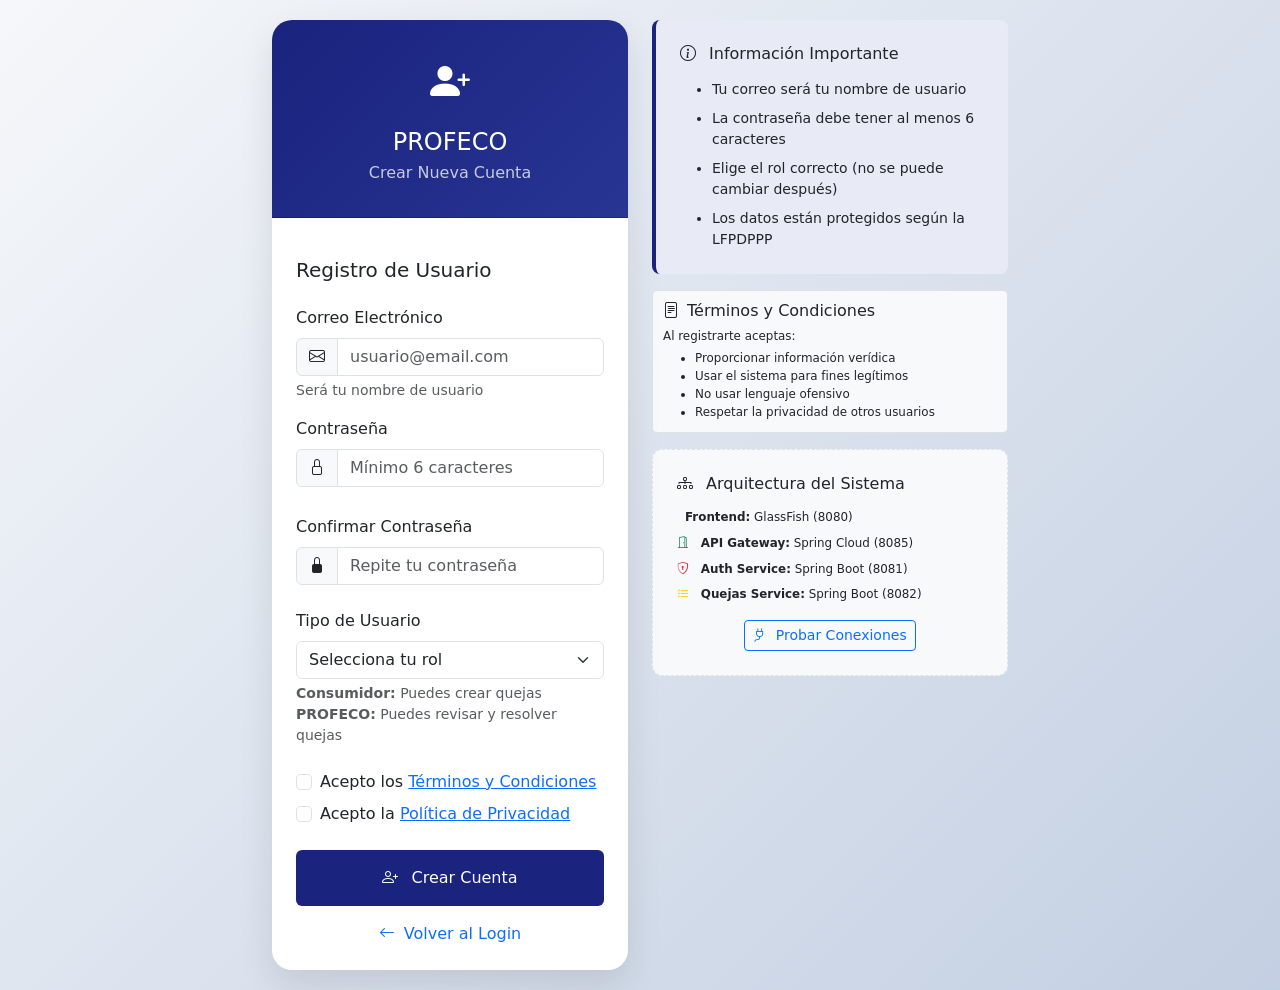
<file: profeco-webapp/src/main/webapp/register.html>
<!DOCTYPE html>
<html lang="es">
<head>
    <meta charset="UTF-8">
    <meta name="viewport" content="width=device-width, initial-scale=1.0">
    <title>PROFECO - Registro</title>
    <link href="https://cdn.jsdelivr.net/npm/bootstrap@5.3.2/dist/css/bootstrap.min.css" rel="stylesheet">
    <link rel="stylesheet" href="https://cdn.jsdelivr.net/npm/bootstrap-icons@1.11.1/font/bootstrap-icons.css">
    <style>
        /* Estilos PROFECO - MISMOS que login.html */
        :root {
            --profeco-blue: #1a237e;
            --profeco-green: #2e7d32;
            --profeco-light: #e8eaf6;
        }

        body {
            background: linear-gradient(135deg, #f5f7fa 0%, #c3cfe2 100%);
            min-height: 100vh;
            display: flex;
            align-items: center;
            padding: 20px;
        }

        .login-card {
            background: white;
            border-radius: 20px;
            box-shadow: 0 15px 35px rgba(0,0,0,0.1);
            border: none;
            overflow: hidden;
        }

        .profeco-header {
            background: linear-gradient(135deg, var(--profeco-blue) 0%, #283593 100%);
            color: white;
            padding: 2rem 1rem;
            text-align: center;
        }

        .profeco-logo {
            font-size: 2.5rem;
            margin-bottom: 1rem;
            color: white;
        }

        .btn-primary {
            background: var(--profeco-blue);
            border: none;
            padding: 12px;
            font-weight: 500;
            transition: all 0.3s;
        }

        .btn-primary:hover {
            background: #0d1b6e;
            transform: translateY(-2px);
            box-shadow: 0 5px 15px rgba(26, 35, 126, 0.3);
        }

        .form-control:focus {
            border-color: var(--profeco-blue);
            box-shadow: 0 0 0 0.25rem rgba(26, 35, 126, 0.25);
        }

        .info-box {
            background: var(--profeco-light);
            border-left: 4px solid var(--profeco-blue);
            border-radius: 8px;
        }

        .architecture-info {
            background: #f8f9fa;
            border: 1px dashed #dee2e6;
            border-radius: 10px;
            font-size: 0.85rem;
        }
        
        .password-strength {
            height: 4px;
            border-radius: 2px;
            margin-top: 5px;
            transition: all 0.3s;
        }
        
        .strength-0 { background: #dc3545; width: 25%; }
        .strength-1 { background: #ffc107; width: 50%; }
        .strength-2 { background: #28a745; width: 75%; }
        .strength-3 { background: #20c997; width: 100%; }
        
        .terms-box {
            max-height: 150px;
            overflow-y: auto;
            font-size: 0.85rem;
            border: 1px solid #dee2e6;
            border-radius: 5px;
            padding: 10px;
            background: #f8f9fa;
        }
    </style>
</head>
<body>
    <div class="container">
        <div class="row justify-content-center">
            <div class="col-lg-8">
                <div class="row">
                    <!-- Tarjeta de Registro -->
                    <div class="col-md-6">
                        <div class="card login-card h-100">
                            <div class="card-header profeco-header">
                                <div class="profeco-logo">
                                    <i class="bi bi-person-plus-fill"></i>
                                </div>
                                <h4 class="mb-1">PROFECO</h4>
                                <p class="mb-0 opacity-75">Crear Nueva Cuenta</p>
                            </div>
                            <div class="card-body p-4">
                                <!-- Alert para errores/éxitos -->
                                <div id="register-alert" class="alert-container mb-3"></div>

                                <h5 class="mb-4">Registro de Usuario</h5>

                                <form id="register-form">
                                    <div class="mb-3">
                                        <label for="email" class="form-label">Correo Electrónico</label>
                                        <div class="input-group">
                                            <span class="input-group-text">
                                                <i class="bi bi-envelope"></i>
                                            </span>
                                            <input type="email" class="form-control" id="email" 
                                                   placeholder="usuario@email.com" required>
                                        </div>
                                        <div class="form-text small">Será tu nombre de usuario</div>
                                    </div>

                                    <div class="mb-3">
                                        <label for="password" class="form-label">Contraseña</label>
                                        <div class="input-group">
                                            <span class="input-group-text">
                                                <i class="bi bi-lock"></i>
                                            </span>
                                            <input type="password" class="form-control" id="password" 
                                                   placeholder="Mínimo 6 caracteres" required
                                                   onkeyup="checkPasswordStrength()">
                                        </div>
                                        <div id="password-strength" class="password-strength mt-2"></div>
                                        <div id="password-feedback" class="form-text small mt-1"></div>
                                    </div>
                                    
                                    <div class="mb-4">
                                        <label for="confirm-password" class="form-label">Confirmar Contraseña</label>
                                        <div class="input-group">
                                            <span class="input-group-text">
                                                <i class="bi bi-lock-fill"></i>
                                            </span>
                                            <input type="password" class="form-control" id="confirm-password" 
                                                   placeholder="Repite tu contraseña" required
                                                   onkeyup="checkPasswordMatch()">
                                        </div>
                                        <div id="password-match" class="form-text small mt-1"></div>
                                    </div>

                                    <div class="mb-4">
                                        <label for="tipo-usuario" class="form-label">Tipo de Usuario</label>
                                        <select class="form-select" id="tipo-usuario" required>
                                            <option value="" selected disabled>Selecciona tu rol</option>
                                            <option value="consumidor">👤 Consumidor</option>
                                            <option value="profeco">🏛️ Personal PROFECO</option>
                                        </select>
                                        <div class="form-text small">
                                            <strong>Consumidor:</strong> Puedes crear quejas<br>
                                            <strong>PROFECO:</strong> Puedes revisar y resolver quejas
                                        </div>
                                    </div>
                                    
                                    <div class="mb-4">
                                        <div class="form-check mb-2">
                                            <input class="form-check-input" type="checkbox" id="terminos" required>
                                            <label class="form-check-label" for="terminos">
                                                Acepto los <a href="#" data-bs-toggle="modal" data-bs-target="#terminosModal">Términos y Condiciones</a>
                                            </label>
                                        </div>
                                        <div class="form-check">
                                            <input class="form-check-input" type="checkbox" id="privacidad" required>
                                            <label class="form-check-label" for="privacidad">
                                                Acepto la <a href="#" data-bs-toggle="modal" data-bs-target="#privacidadModal">Política de Privacidad</a>
                                            </label>
                                        </div>
                                    </div>

                                    <button type="submit" class="btn btn-primary w-100 py-3 mb-3">
                                        <i class="bi bi-person-plus me-2"></i> Crear Cuenta
                                    </button>

                                    <div class="text-center">
                                        <a href="login.html" class="text-decoration-none">
                                            <i class="bi bi-arrow-left me-1"></i> Volver al Login
                                        </a>
                                    </div>
                                </form>
                            </div>
                        </div>
                    </div>

                    <!-- Panel de información (igual que login) -->
                    <div class="col-md-6">
                        <div class="h-100 d-flex flex-column">
                            <!-- Información importante -->
                            <div class="info-box p-4 mb-3">
                                <h6 class="mb-3">
                                    <i class="bi bi-info-circle me-2"></i> Información Importante
                                </h6>
                                <ul class="small mb-0">
                                    <li class="mb-2">Tu correo será tu nombre de usuario</li>
                                    <li class="mb-2">La contraseña debe tener al menos 6 caracteres</li>
                                    <li class="mb-2">Elige el rol correcto (no se puede cambiar después)</li>
                                    <li>Los datos están protegidos según la LFPDPPP</li>
                                </ul>
                            </div>
                            
                            <!-- Términos y Condiciones -->
                            <div class="terms-box mb-3">
                                <h6 class="mb-2"><i class="bi bi-file-text me-2"></i>Términos y Condiciones</h6>
                                <p class="small mb-1">Al registrarte aceptas:</p>
                                <ul class="small mb-0">
                                    <li>Proporcionar información verídica</li>
                                    <li>Usar el sistema para fines legítimos</li>
                                    <li>No usar lenguaje ofensivo</li>
                                    <li>Respetar la privacidad de otros usuarios</li>
                                </ul>
                            </div>

                            <!-- Arquitectura (igual que login) -->
                            <div class="architecture-info p-4">
                                <h6 class="mb-3">
                                    <i class="bi bi-diagram-3 me-2"></i> Arquitectura del Sistema
                                </h6>
                                <ul class="list-unstyled small">
                                    <li class="mb-2">
                                        <i class="bi bi-browser text-primary me-2"></i>
                                        <strong>Frontend:</strong> GlassFish (8080)
                                    </li>
                                    <li class="mb-2">
                                        <i class="bi bi-door-open text-success me-2"></i>
                                        <strong>API Gateway:</strong> Spring Cloud (8085)
                                    </li>
                                    <li class="mb-2">
                                        <i class="bi bi-shield-lock text-danger me-2"></i>
                                        <strong>Auth Service:</strong> Spring Boot (8081)
                                    </li>
                                    <li>
                                        <i class="bi bi-list-check text-warning me-2"></i>
                                        <strong>Quejas Service:</strong> Spring Boot (8082)
                                    </li>
                                </ul>
                                <div class="mt-3 text-center">
                                    <button id="test-connection" class="btn btn-sm btn-outline-primary">
                                        <i class="bi bi-plug me-1"></i> Probar Conexiones
                                    </button>
                                </div>
                            </div>
                        </div>
                    </div>
                </div>
            </div>
        </div>
    </div>

    <!-- Modal Términos y Condiciones -->
    <div class="modal fade" id="terminosModal" tabindex="-1">
        <div class="modal-dialog modal-lg">
            <div class="modal-content">
                <div class="modal-header">
                    <h5 class="modal-title">Términos y Condiciones de Uso</h5>
                    <button type="button" class="btn-close" data-bs-dismiss="modal"></button>
                </div>
                <div class="modal-body">
                    <h6>CONDICIONES DE USO DEL SISTEMA DE QUEJAS EN LÍNEA PROFECO</h6>
                    <p class="small">Última actualización: Diciembre 2024</p>
                    
                    <h6 class="mt-3">1. ACEPTACIÓN DE TÉRMINOS</h6>
                    <p>Al registrarte en el Sistema de Quejas en Línea de la Procuraduría Federal del Consumidor (PROFECO), aceptas cumplir con estos términos y condiciones.</p>
                    
                    <h6>2. USO ADECUADO DEL SISTEMA</h6>
                    <ul class="small">
                        <li>La información proporcionada debe ser verídica y exacta</li>
                        <li>Las quejas deben basarse en hechos reales y comprobables</li>
                        <li>No se permite lenguaje ofensivo, difamatorio o discriminatorio</li>
                        <li>PROFECO se reserva el derecho de eliminar contenido inapropiado</li>
                    </ul>
                    
                    <h6>3. PROTECCIÓN DE DATOS</h6>
                    <p>Tu información personal será protegida según la Ley Federal de Protección de Datos Personales en Posesión de los Particulares.</p>
                </div>
            </div>
        </div>
    </div>
    
    <!-- Modal Política de Privacidad -->
    <div class="modal fade" id="privacidadModal" tabindex="-1">
        <div class="modal-dialog modal-lg">
            <div class="modal-content">
                <div class="modal-header">
                    <h5 class="modal-title">Política de Privacidad</h5>
                    <button type="button" class="btn-close" data-bs-dismiss="modal"></button>
                </div>
                <div class="modal-body">
                    <h6>POLÍTICA DE PRIVACIDAD PROFECO</h6>
                    
                    <h6 class="mt-3">1. INFORMACIÓN QUE RECOPILAMOS</h6>
                    <ul class="small">
                        <li>Correo electrónico (para inicio de sesión y comunicación)</li>
                        <li>Contraseña (encriptada, no visible)</li>
                        <li>Tipo de usuario (consumidor o personal PROFECO)</li>
                    </ul>
                    
                    <h6>2. USO DE LA INFORMACIÓN</h6>
                    <p>Utilizamos tu información para:</p>
                    <ul class="small">
                        <li>Autenticar tu acceso al sistema</li>
                        <li>Procesar tus quejas y seguimientos</li>
                        <li>Comunicarnos contigo sobre el estado de tus quejas</li>
                        <li>Mejorar nuestros servicios</li>
                    </ul>
                    
                    <h6>3. PROTECCIÓN DE DATOS</h6>
                    <p>Implementamos medidas de seguridad para proteger tu información contra acceso no autorizado.</p>
                </div>
            </div>
        </div>
    </div>

    <!-- Scripts -->
    <script src="https://cdn.jsdelivr.net/npm/bootstrap@5.3.2/dist/js/bootstrap.bundle.min.js"></script>

    <!-- PRIMERO carga auth.js -->
    <script src="js/auth.js"></script>

    <!-- LUEGO tu código que usa authService -->
    <script>
        // Verificar fortaleza de contraseña
        function checkPasswordStrength() {
            const password = document.getElementById('password').value;
            const strengthBar = document.getElementById('password-strength');
            const feedback = document.getElementById('password-feedback');
            
            let strength = 0;
            let feedbackText = '';
            
            // Criterios de fortaleza
            if (password.length >= 6) strength++;
            if (/[A-Z]/.test(password)) strength++;
            if (/[0-9]/.test(password)) strength++;
            if (/[^A-Za-z0-9]/.test(password)) strength++;
            
            // Limitar a 3 niveles (0, 1, 2, 3)
            strength = Math.min(strength, 3);
            
            // Actualizar barra y texto
            strengthBar.className = 'password-strength';
            
            if (password.length === 0) {
                strengthBar.classList.add('d-none');
                feedback.textContent = '';
            } else if (password.length < 6) {
                strengthBar.classList.add('strength-0');
                feedbackText = 'Muy débil - Mínimo 6 caracteres';
                feedback.style.color = '#dc3545';
            } else {
                strengthBar.classList.remove('d-none');
                
                switch(strength) {
                    case 0:
                        strengthBar.classList.add('strength-0');
                        feedbackText = 'Débil - Solo letras minúsculas';
                        feedback.style.color = '#dc3545';
                        break;
                    case 1:
                        strengthBar.classList.add('strength-1');
                        feedbackText = 'Regular - Añade mayúsculas o números';
                        feedback.style.color = '#ffc107';
                        break;
                    case 2:
                        strengthBar.classList.add('strength-2');
                        feedbackText = 'Buena - Contraseña segura';
                        feedback.style.color = '#28a745';
                        break;
                    case 3:
                        strengthBar.classList.add('strength-3');
                        feedbackText = 'Excelente - Contraseña muy segura';
                        feedback.style.color = '#20c997';
                        break;
                }
            }
            
            feedback.textContent = feedbackText;
            checkPasswordMatch(); // También verificar coincidencia
        }
        
        // Verificar que las contraseñas coincidan
        function checkPasswordMatch() {
            const password = document.getElementById('password').value;
            const confirm = document.getElementById('confirm-password').value;
            const matchText = document.getElementById('password-match');
            
            if (confirm.length === 0) {
                matchText.textContent = '';
            } else if (password === confirm) {
                matchText.textContent = ' Las contraseñas coinciden';
                matchText.style.color = '#28a745';
            } else {
                matchText.textContent = ' Las contraseñas no coinciden';
                matchText.style.color = '#dc3545';
            }
        }
        
        // Función para mostrar alertas
        function showAlert(message, type) {
            const alertDiv = document.getElementById('register-alert');
            
            alertDiv.innerHTML = `
                <div class="alert alert-${type} alert-dismissible fade show" role="alert">
                    ${message}
                    <button type="button" class="btn-close" data-bs-dismiss="alert"></button>
                </div>
            `;
        }
        
        // Manejo del formulario
        document.getElementById('register-form').addEventListener('submit', async function(e) {
            e.preventDefault();
            
            // SOLO obtener los 3 campos que necesita el backend
            const usuario = document.getElementById('email').value;  // El EMAIL es el usuario
            const password = document.getElementById('password').value;
            const confirm = document.getElementById('confirm-password').value;
            const rol = document.getElementById('tipo-usuario').value;
            const terminos = document.getElementById('terminos').checked;
            const privacidad = document.getElementById('privacidad').checked;
            
            // Validaciones
            if (!terminos || !privacidad) {
                showAlert('Debes aceptar los términos y la política de privacidad', 'warning');
                return;
            }
            
            if (!usuario.includes('@')) {
                showAlert('Por favor ingresa un correo electrónico válido', 'warning');
                return;
            }
            
            if (password !== confirm) {
                showAlert('Las contraseñas no coinciden', 'danger');
                return;
            }
            
            if (password.length < 6) {
                showAlert('La contraseña debe tener al menos 6 caracteres', 'danger');
                return;
            }
            
            if (!rol) {
                showAlert('Debes seleccionar un tipo de usuario', 'warning');
                return;
            }
            
            // Botón de carga
            const btn = e.target.querySelector('button[type="submit"]');
            const originalText = btn.innerHTML;
            btn.innerHTML = '<span class="spinner-border spinner-border-sm me-2"></span>Creando cuenta...';
            btn.disabled = true;
            
            try {
                console.log(' Registrando con:', { usuario, rol });
                
                // Verificar si authService está disponible
                if (typeof authService === 'undefined') {
                    throw new Error('El servicio de autenticación no está disponible. Recarga la página.');
                }
                
                // ⭐⭐⭐ LLAMADA SIMPLIFICADA - SOLO 3 PARÁMETROS ⭐⭐⭐
                const result = await authService.registrar(usuario, password, rol);
                
                // Registro exitoso
                showAlert(` Cuenta creada exitosamente para: ${usuario}<br>Ahora puedes iniciar sesión`, 'success');
                
                // Redirigir después de 3 segundos
                setTimeout(() => {
                    window.location.href = 'login.html?registered=true&email=' + encodeURIComponent(usuario);
                }, 3000);
                
            } catch (error) {
                console.error('Error en registro:', error);
                showAlert(` ${error.message}`, 'danger');
                
                // Restaurar botón
                btn.innerHTML = originalText;
                btn.disabled = false;
            }
        });
        
        // Inicialización
        document.addEventListener('DOMContentLoaded', function() {
            console.log('=== Página de Registro PROFECO ===');
            console.log('authService disponible:', typeof authService !== 'undefined');
            
            // Verificar si ya está autenticado
            const token = localStorage.getItem('token');
            if (token) {
                showAlert('Ya tienes una sesión activa. Serás redirigido al dashboard.', 'info');
                setTimeout(() => {
                    window.location.href = 'dashboard.html';
                }, 2000);
            }
            
            // Botón de prueba de conexiones
            document.getElementById('test-connection').addEventListener('click', async function () {
                const btn = this;
                const originalText = btn.innerHTML;
                btn.innerHTML = '<span class="spinner-border spinner-border-sm me-2"></span>Probando...';
                btn.disabled = true;
                
                const tests = [
                    {name: 'Gateway', url: 'http://localhost:8085/fallback/auth', method: 'GET'},
                    {name: 'Auth via Gateway', url: 'http://localhost:8085/api/auth/health', method: 'GET'},
                    {name: 'Auth Test via Gateway', url: 'http://localhost:8085/api/auth/test', method: 'GET'}
                ];
                
                let results = [];
                let message = '<strong> Resultados de conexión:</strong><br><br>';
                
                for (const test of tests) {
                    try {
                        const response = await fetch(test.url, { 
                            method: test.method,
                            headers: { 'Accept': 'application/json' }
                        });
                        
                        if (response.ok) {
                            results.push(` ${test.name}: ${response.status} OK`);
                        } else {
                            results.push(` ${test.name}: ${response.status}`);
                        }
                    } catch (error) {
                        results.push(` ${test.name}: ${error.message}`);
                    }
                }
                
                // Construir mensaje
                results.forEach(result => {
                    message += result + '<br>';
                });
                
                message += '<br>';
                if (results.every(r => r.startsWith('✅'))) {
                    message += '<div class="alert alert-success mt-2">✅ Todos los servicios funcionan correctamente</div>';
                } else if (results[1] && results[1].startsWith('✅')) {
                    message += '<div class="alert alert-warning mt-2">⚠️ Gateway funciona pero algunos endpoints tienen problemas</div>';
                } else {
                    message += '<div class="alert alert-danger mt-2">❌ Problemas de conexión con los servicios</div>';
                }
                
                showAlert(message, results[1] && results[1].startsWith('✅') ? 'success' : 'warning');
                
                btn.innerHTML = originalText;
                btn.disabled = false;
            });
        });
    </script>
</body>
</html>
</file>
<file: profeco-webapp/src/main/webapp/css/style.css>
/* style.css */
:root {
    --profeco-blue: #1a237e;
    --profeco-light: #e8eaf6;
    --profeco-success: #2e7d32;
    --profeco-warning: #f57c00;
}

body {
    background-color: #f8f9fa;
    min-height: 100vh;
}

.profeco-header {
    background: var(--profeco-blue) !important;
    color: white !important;
}

.login-card {
    background: white;
    border-radius: 15px;
    box-shadow: 0 10px 40px rgba(0,0,0,0.1);
    margin-top: 2rem;
}

.sidebar {
    background: var(--profeco-light);
    min-height: calc(100vh - 56px);
    box-shadow: inset -1px 0 0 rgba(0, 0, 0, .1);
}

.sidebar-sticky {
    position: sticky;
    top: 0;
    height: calc(100vh - 56px);
    padding-top: .5rem;
    overflow-x: hidden;
    overflow-y: auto;
}

.queja-card {
    transition: transform 0.2s;
    border-left: 4px solid var(--profeco-blue);
    border-radius: 8px;
}

.queja-card:hover {
    transform: translateY(-2px);
    box-shadow: 0 4px 15px rgba(0,0,0,0.1);
}

.navbar-brand {
    font-weight: bold;
    color: var(--profeco-blue) !important;
}

.btn-primary {
    background-color: var(--profeco-blue);
    border-color: var(--profeco-blue);
}

.btn-primary:hover {
    background-color: #0d1b6e;
    border-color: #0d1b6e;
}

.badge-consumidor {
    background-color: var(--profeco-success);
}

.badge-profeco {
    background-color: var(--profeco-warning);
}
</file>
